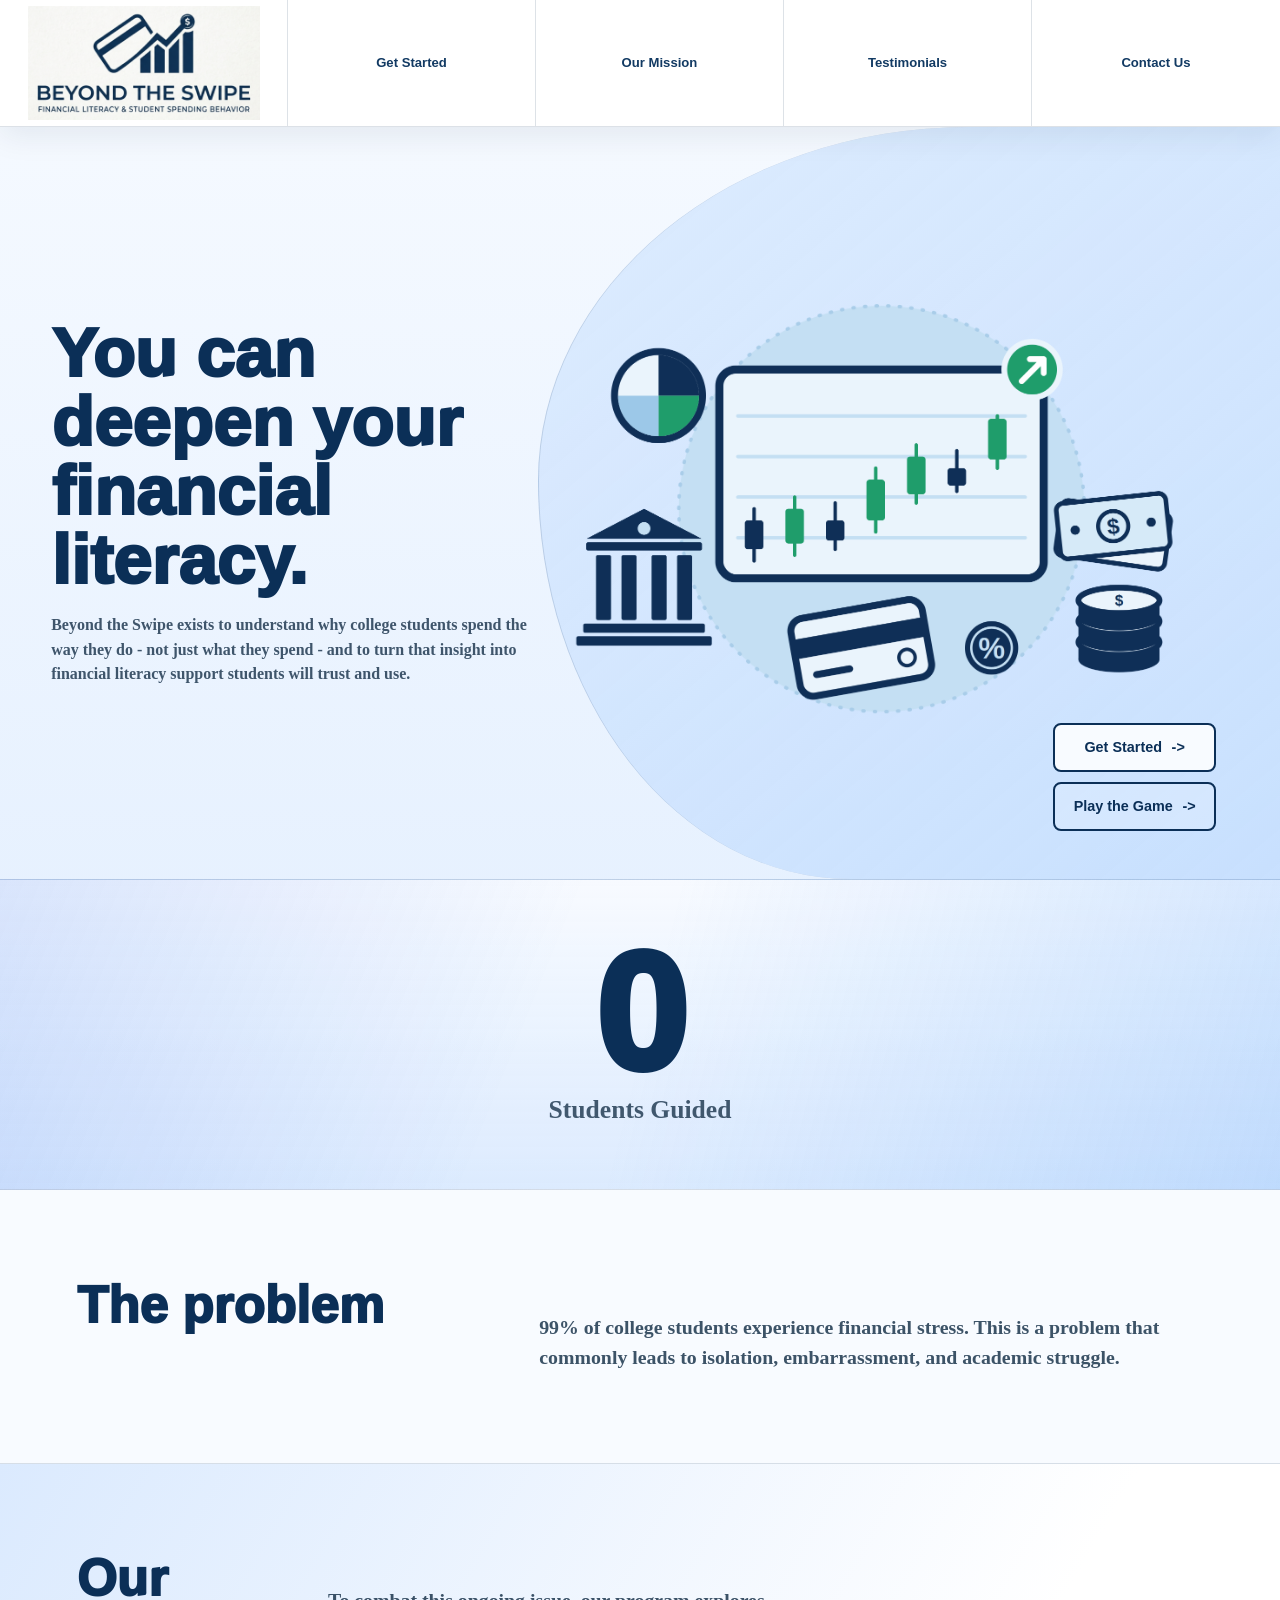
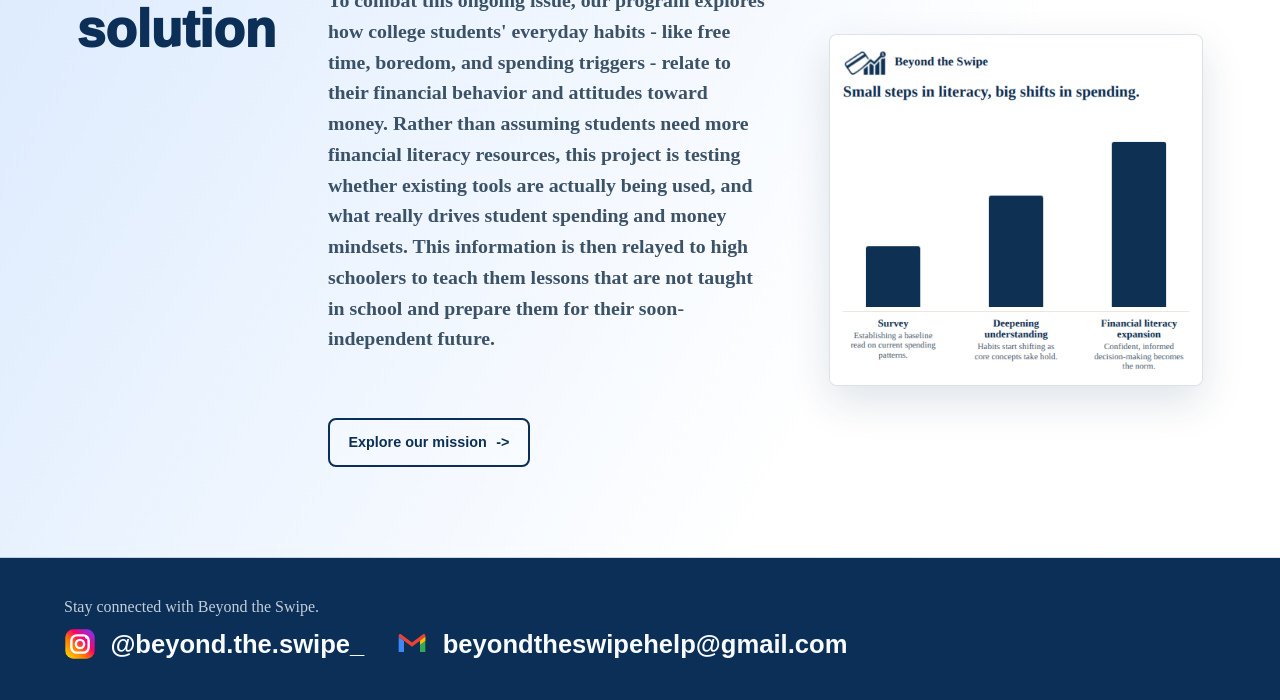
<file: index.html>
<!doctype html>
<html lang="en">
  <head>
    <meta charset="utf-8" />
    <meta name="viewport" content="width=device-width, initial-scale=1" />
    <title>Beyond the Swipe</title>
    <meta
      name="description"
      content="Understanding student spending behavior and turning that insight into financial literacy support students will trust and use."
    />
    <meta property="og:title" content="Beyond the Swipe" />
    <meta
      property="og:description"
      content="Understanding student spending behavior and turning that insight into financial literacy support students will trust and use."
    />
    <meta property="og:type" content="website" />
    <meta name="twitter:card" content="summary" />
    <meta name="twitter:title" content="Beyond the Swipe" />
    <meta
      name="twitter:description"
      content="Understanding student spending behavior and turning that insight into financial literacy support students will trust and use."
    />
    <link rel="icon" href="images/logo.png" />
    <link rel="stylesheet" href="styles.css?v=money-rising" />
  </head>
  <body>
    <header class="site-header">
      <a class="brand" href="index.html" aria-label="Beyond the Swipe home">
        <img
          src="images/logo-header.png"
          alt="Beyond the Swipe"
          width="1016"
          height="496"
        />
      </a>
      <nav class="main-nav" aria-label="Primary navigation">
        <a href="get-started.html">Get Started</a>
        <a href="mission.html">Our Mission</a>
        <a href="testimonials.html">Testimonials</a>
        <a href="contact.html">Contact Us</a>
      </nav>
    </header>

    <main id="top">
      <section class="hero-section" id="get-started">
        <div class="hero-copy">
          <h1>You can deepen your financial literacy.</h1>
          <p class="hero-intro">
            Beyond the Swipe exists to understand why college students spend
            the way they do - not just what they spend - and to turn that insight
            into financial literacy support students will trust and use.
          </p>
        </div>

        <div class="hero-visual">
          <img
            class="home-finance-graphic"
            src="images/home-finance-graphic.png"
            alt="Financial chart surrounded by banking, credit, cash, savings, and interest symbols"
            width="1600"
            height="1067"
          />
        </div>

        <div class="hero-actions">
          <a class="cta-button hero-cta" href="get-started.html">Get Started <span aria-hidden="true">-&gt;</span></a>
          <a class="outline-button" href="game.html">Play the Game <span aria-hidden="true">-&gt;</span></a>
        </div>
      </section>

      <section class="impact-section" id="mission">
        <div class="impact-number" data-students-guided aria-live="polite">0</div>
        <p>Students Guided</p>
      </section>

      <section class="story-section problem-section">
        <div>
          <h2>The problem</h2>
        </div>
        <p>
          99% of college students experience financial stress. This is a problem
          that commonly leads to isolation, embarrassment, and academic struggle.
        </p>
      </section>

      <section class="story-section solution-section">
        <div>
          <h2>Our solution</h2>
        </div>
        <p>
          To combat this ongoing issue, our program explores how college
          students' everyday habits - like free time, boredom, and spending
          triggers - relate to their financial behavior and attitudes toward
          money. Rather than assuming students need more financial literacy
          resources, this project is testing whether existing tools are actually
          being used, and what really drives student spending and money mindsets.
          This information is then relayed to high schoolers to teach them lessons
          that are not taught in school and prepare them for their soon-independent
          future.
        </p>
        <img
          class="solution-graphic"
          src="images/literacy-steps.png"
          alt="Small steps in literacy, big shifts in spending: survey, deepening understanding, and financial literacy expansion"
          width="478"
          height="449"
        />
        <a class="outline-button" href="mission.html">
          Explore our mission <span aria-hidden="true">-&gt;</span>
        </a>
      </section>
    </main>

    <footer class="site-footer">
      <p>Stay connected with Beyond the Swipe.</p>
      <div class="footer-links">
        <a href="https://www.instagram.com/beyond.the.swipe_">@beyond.the.swipe_</a>
        <a href="mailto:beyondtheswipehelp@gmail.com">beyondtheswipehelp@gmail.com</a>
      </div>
    </footer>
    <script src="site-stats.js?v=visit-counter"></script>
  </body>
</html>
</file>
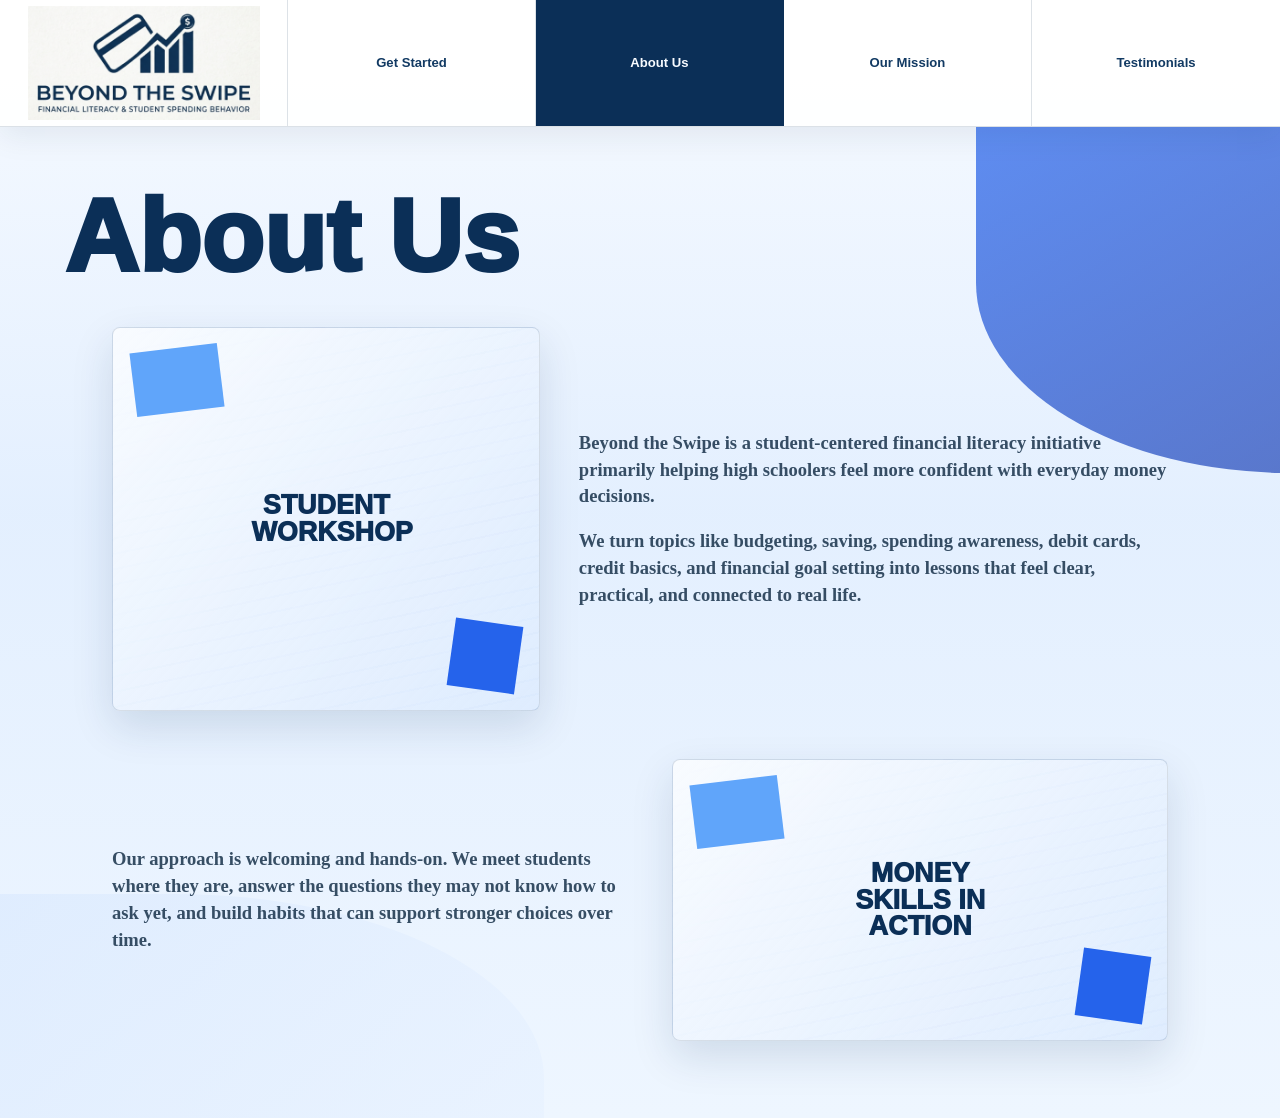
<file: about.html>
<!doctype html>
<html lang="en">
  <head>
    <meta charset="utf-8" />
    <meta name="viewport" content="width=device-width, initial-scale=1" />
    <title>About Us | Beyond the Swipe</title>
    <meta
      name="description"
      content="Learn about Beyond the Swipe and how we make financial literacy approachable primarily for high schoolers."
    />
    <meta property="og:title" content="About Us | Beyond the Swipe" />
    <meta
      property="og:description"
      content="Learn about Beyond the Swipe and how we make financial literacy approachable primarily for high schoolers."
    />
    <meta property="og:type" content="website" />
    <meta name="twitter:card" content="summary" />
    <meta name="twitter:title" content="About Us | Beyond the Swipe" />
    <meta
      name="twitter:description"
      content="Learn about Beyond the Swipe and how we make financial literacy approachable primarily for high schoolers."
    />
    <link rel="icon" href="images/logo.png" />
    <link rel="stylesheet" href="styles.css?v=mobile-polish" />
  </head>
  <body>
    <header class="site-header">
      <a class="brand" href="index.html" aria-label="Beyond the Swipe home">
        <img
          src="images/logo-header.png"
          alt="Beyond the Swipe"
          width="1016"
          height="496"
        />
      </a>
      <nav class="main-nav" aria-label="Primary navigation">
        <a href="get-started.html">Get Started</a>
        <a class="active" href="about.html" aria-current="page">About Us</a>
        <a href="mission.html">Our Mission</a>
        <a href="testimonials.html">Testimonials</a>
      </nav>
    </header>

    <main class="info-page about-page" id="top">
      <section class="info-hero">
        <h1>About Us</h1>
        <div class="info-grid info-grid-primary">
          <div
            class="info-image info-image-tall"
            role="img"
            aria-label="Students learning practical financial skills"
          >
            <span>Student workshop</span>
          </div>
          <div class="info-copy">
            <p>
              Beyond the Swipe is a student-centered financial literacy
              initiative primarily helping high schoolers feel more confident
              with everyday money decisions.
            </p>
            <p>
              We turn topics like budgeting, saving, spending awareness, debit
              cards, credit basics, and financial goal setting into lessons that
              feel clear, practical, and connected to real life.
            </p>
          </div>
        </div>

        <div class="info-grid info-grid-secondary">
          <div class="info-copy">
            <p>
              Our approach is welcoming and hands-on. We meet students where
              they are, answer the questions they may not know how to ask yet,
              and build habits that can support stronger choices over time.
            </p>
          </div>
          <div
            class="info-image info-image-wide"
            role="img"
            aria-label="Financial literacy lesson materials"
          >
            <span>Money skills in action</span>
          </div>
        </div>
      </section>
    </main>
    <script src="site-stats.js?v=visit-counter"></script>
  </body>
</html>
</file>
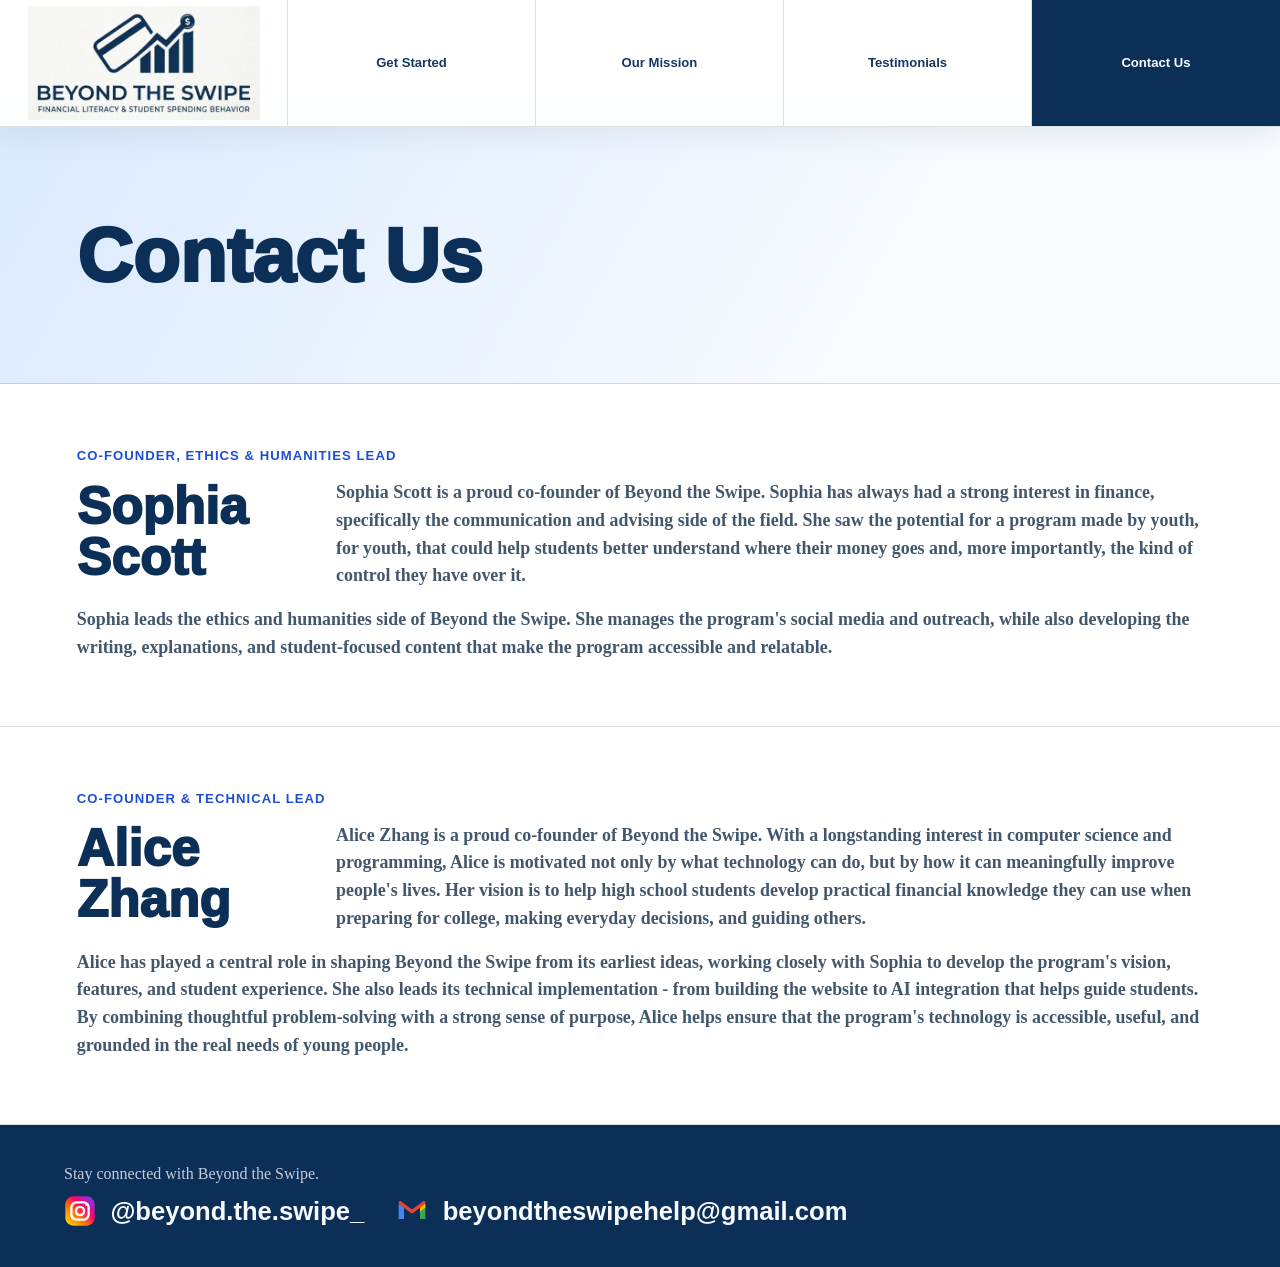
<file: contact.html>
<!doctype html>
<html lang="en">
  <head>
    <meta charset="utf-8" />
    <meta name="viewport" content="width=device-width, initial-scale=1" />
    <title>Contact Us | Beyond the Swipe</title>
    <meta
      name="description"
      content="Meet the founders of Beyond the Swipe and get in touch about financial literacy workshops for high school students."
    />
    <link rel="icon" href="images/logo.png" />
    <link rel="stylesheet" href="styles.css?v=mobile-polish" />
  </head>
  <body>
    <header class="site-header">
      <a class="brand" href="index.html" aria-label="Beyond the Swipe home">
        <img src="images/logo-header.png" alt="Beyond the Swipe" width="1016" height="496" />
      </a>
      <nav class="main-nav" aria-label="Primary navigation">
        <a href="get-started.html">Get Started</a>
        <a href="mission.html">Our Mission</a>
        <a href="testimonials.html">Testimonials</a>
        <a class="active" href="contact.html" aria-current="page">Contact Us</a>
      </nav>
    </header>

    <main class="contact-page" id="top">
      <section class="contact-intro">
        <h1>Contact Us</h1>
      </section>

      <section class="contact-founders" aria-label="Our founders">
        <article class="contact-founder">
          <div>
            <p class="founder-role">Co-Founder, Ethics &amp; Humanities Lead</p>
            <h2>Sophia Scott</h2>
            <div class="founder-bio">
              <p>
                Sophia Scott is a proud co-founder of Beyond the Swipe. Sophia has
                always had a strong interest in finance, specifically the
                communication and advising side of the field. She saw the potential
                for a program made by youth, for youth, that could help students
                better understand where their money goes and, more importantly, the
                kind of control they have over it.
              </p>
              <p>
                Sophia leads the ethics and humanities side of Beyond the Swipe. She
                manages the program's social media and outreach, while also
                developing the writing, explanations, and student-focused content
                that make the program accessible and relatable.
              </p>
            </div>
          </div>
        </article>

        <article class="contact-founder">
          <div>
            <p class="founder-role">Co-Founder &amp; Technical Lead</p>
            <h2>Alice Zhang</h2>
            <div class="founder-bio">
              <p>
                Alice Zhang is a proud co-founder of Beyond the Swipe. With a
                longstanding interest in computer science and programming, Alice
                is motivated not only by
                what technology can do, but by how it can meaningfully improve
                people's lives. Her vision is to help high school students develop
                practical financial knowledge they can use when preparing for
                college, making everyday decisions, and guiding others.
              </p>
              <p>
                Alice has played a central role in shaping Beyond the Swipe from its
                earliest ideas, working closely with Sophia to develop the program's
                vision, features, and student experience. She also leads its
                technical implementation - from building the website to AI
                integration that helps guide students. By combining thoughtful
                problem-solving with a strong sense of purpose, Alice helps ensure
                that the program's technology is accessible, useful, and grounded
                in the real needs of young people.
              </p>
            </div>
          </div>
        </article>
      </section>
    </main>

    <footer class="site-footer">
      <p>Stay connected with Beyond the Swipe.</p>
      <div class="footer-links">
        <a href="https://www.instagram.com/beyond.the.swipe_">@beyond.the.swipe_</a>
        <a href="mailto:beyondtheswipehelp@gmail.com">beyondtheswipehelp@gmail.com</a>
      </div>
    </footer>
    <script src="site-stats.js?v=visit-counter"></script>
  </body>
</html>
</file>
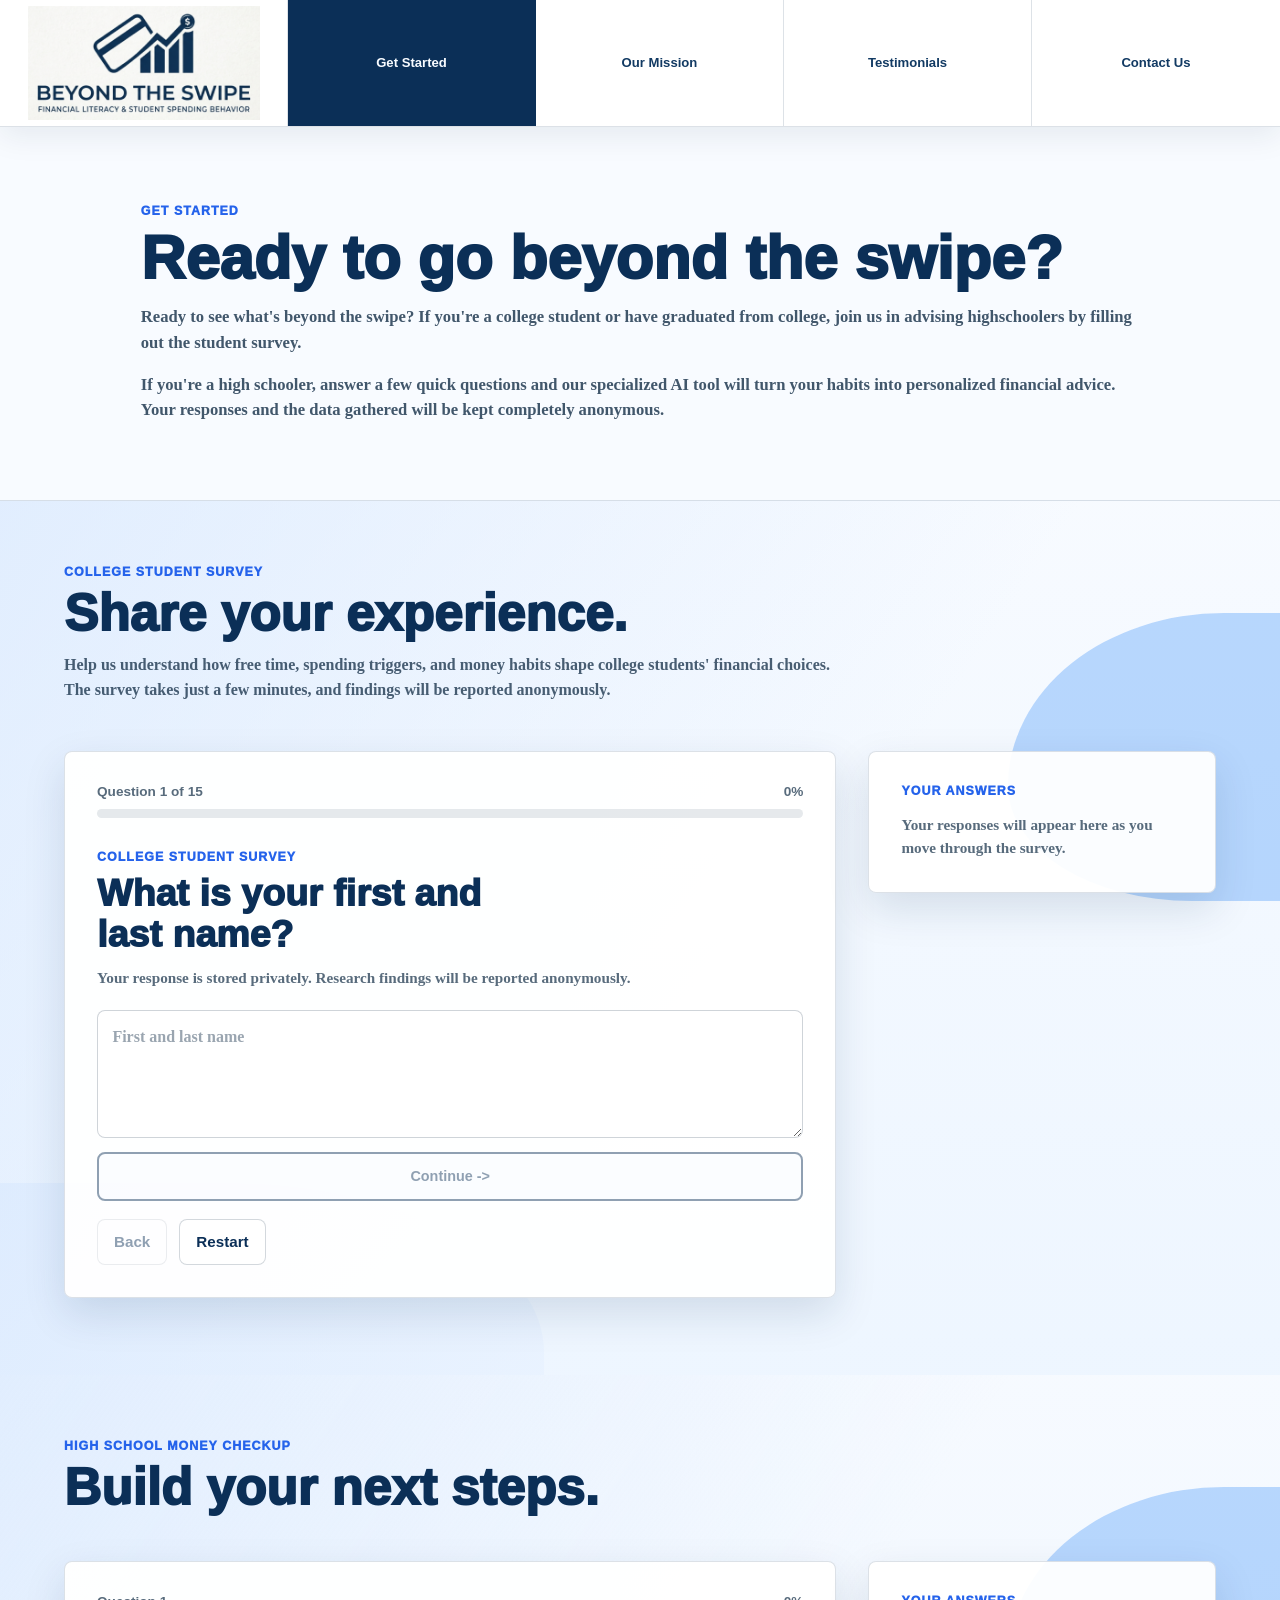
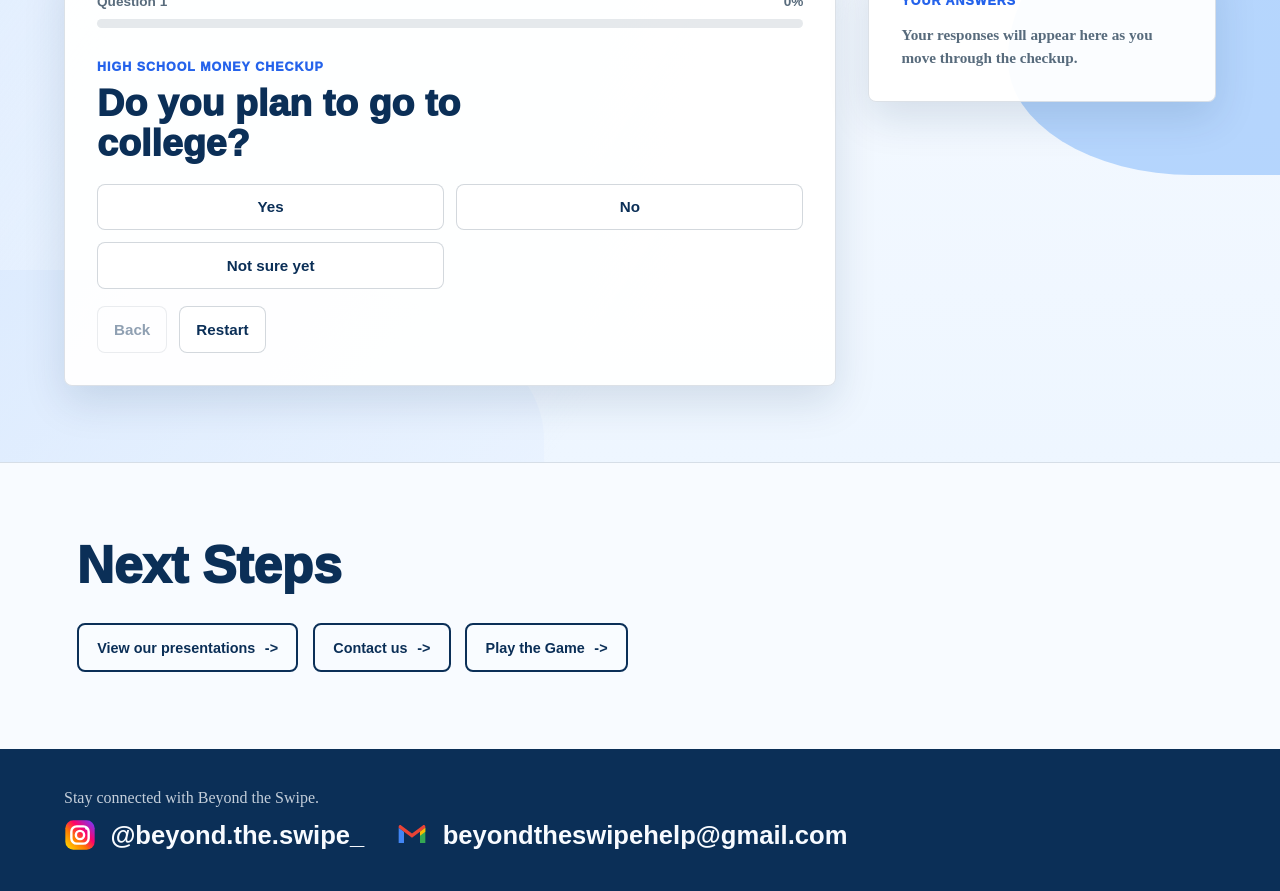
<file: get-started.html>
<!doctype html>
<html lang="en">
  <head>
    <meta charset="utf-8" />
    <meta name="viewport" content="width=device-width, initial-scale=1" />
    <title>Get Started | Beyond the Swipe</title>
    <meta
      name="description"
      content="Answer a few high-school-focused questions and get personalized financial literacy suggestions from Beyond the Swipe."
    />
    <meta property="og:title" content="Get Started | Beyond the Swipe" />
    <meta
      property="og:description"
      content="Answer a few high-school-focused questions and get personalized financial literacy suggestions from Beyond the Swipe."
    />
    <meta property="og:type" content="website" />
    <meta name="twitter:card" content="summary" />
    <meta name="twitter:title" content="Get Started | Beyond the Swipe" />
    <meta
      name="twitter:description"
      content="Answer a few high-school-focused questions and get personalized financial literacy suggestions from Beyond the Swipe."
    />
    <link rel="icon" href="images/logo.png" />
    <link rel="stylesheet" href="styles.css?v=money-rising" />
  </head>
  <body>
    <header class="site-header">
      <a class="brand" href="index.html" aria-label="Beyond the Swipe home">
        <img
          src="images/logo-header.png"
          alt="Beyond the Swipe"
          width="1016"
          height="496"
        />
      </a>
      <nav class="main-nav" aria-label="Primary navigation">
        <a class="active" href="get-started.html" aria-current="page">
          Get Started
        </a>
        <a href="mission.html">Our Mission</a>
        <a href="testimonials.html">Testimonials</a>
        <a href="contact.html">Contact Us</a>
      </nav>
    </header>

    <main class="advisor-page" id="top">
      <section class="get-started-hero">
        <div class="advisor-intro">
          <p class="advisor-kicker">Get Started</p>
          <h1>Ready to go beyond the swipe?</h1>
          <p>
            Ready to see what's beyond the swipe? If you're a college student
            or have graduated from college, join us in advising highschoolers
            by filling out the student survey.
          </p>
          <p>
            If you're a high schooler, answer a few quick questions and our
            specialized AI tool will turn your habits into personalized
            financial advice. Your responses and the data gathered will be kept
            <strong>completely anonymous.</strong>
          </p>
        </div>
      </section>

      <section class="advisor-hero college-survey-section" aria-labelledby="college-survey-heading">
        <div class="survey-heading">
          <p class="advisor-kicker">College student survey</p>
          <h2 id="college-survey-heading">Share your experience.</h2>
          <p class="survey-description">
            Help us understand how free time, spending triggers, and money habits
            shape college students' financial choices. The survey takes just a
            few minutes, and findings will be reported anonymously.
          </p>
        </div>
        <div class="advisor-shell college-survey-shell" data-college-survey>
          <section class="advisor-card" aria-live="polite">
            <div class="advisor-progress-row">
              <span id="college-progress-label">Question 1 of 15</span>
              <span id="college-progress-value">0%</span>
            </div>
            <div class="progress-track" aria-hidden="true">
              <div class="progress-bar" id="college-progress-bar"></div>
            </div>
            <div id="college-survey-stage">
              <p class="empty-state">Loading the college student survey...</p>
            </div>
          </section>

          <aside class="answer-card">
            <p class="advisor-kicker">Your answers</p>
            <div id="college-survey-answers">
              <p class="empty-state">Your responses will appear here as you move through the survey.</p>
            </div>
          </aside>
        </div>
      </section>

      <section class="advisor-hero" id="questionnaire">
        <div class="survey-heading">
          <p class="advisor-kicker">High school money checkup</p>
          <h2>Build your next steps.</h2>
        </div>
        <div class="advisor-shell" data-advisor>
          <section class="advisor-card" aria-live="polite">
            <div class="advisor-progress-row">
              <span id="advisor-progress-label">Question 1</span>
              <span id="advisor-progress-value">0%</span>
            </div>
            <div class="progress-track" aria-hidden="true">
              <div class="progress-bar" id="advisor-progress-bar"></div>
            </div>
            <div id="advisor-stage">
              <p class="empty-state">Loading the question flow...</p>
            </div>
          </section>

          <aside class="answer-card">
            <p class="advisor-kicker">Your answers</p>
            <div id="advisor-answers">
              <p class="empty-state">
                Your responses will appear here as you move through the
                checkup.
              </p>
            </div>
          </aside>
        </div>
      </section>

      <section class="next-steps-section">
        <h2>Next Steps</h2>
        <div class="next-step-actions">
          <a class="outline-button" href="presentations.html">View our presentations <span aria-hidden="true">-&gt;</span></a>
          <a class="cta-button" href="contact.html">Contact us <span aria-hidden="true">-&gt;</span></a>
          <a class="outline-button" href="game.html">Play the Game <span aria-hidden="true">-&gt;</span></a>
        </div>
      </section>
    </main>

    <footer class="site-footer">
      <p>Stay connected with Beyond the Swipe.</p>
      <div class="footer-links">
        <a href="https://www.instagram.com/beyond.the.swipe_">@beyond.the.swipe_</a>
        <a href="mailto:beyondtheswipehelp@gmail.com">beyondtheswipehelp@gmail.com</a>
      </div>
    </footer>

    <script src="college-survey.js?v=d1-collection"></script>
    <script src="get-started.js?v=d1-high-school"></script>
    <script src="site-stats.js?v=visit-counter"></script>
  </body>
</html>
</file>
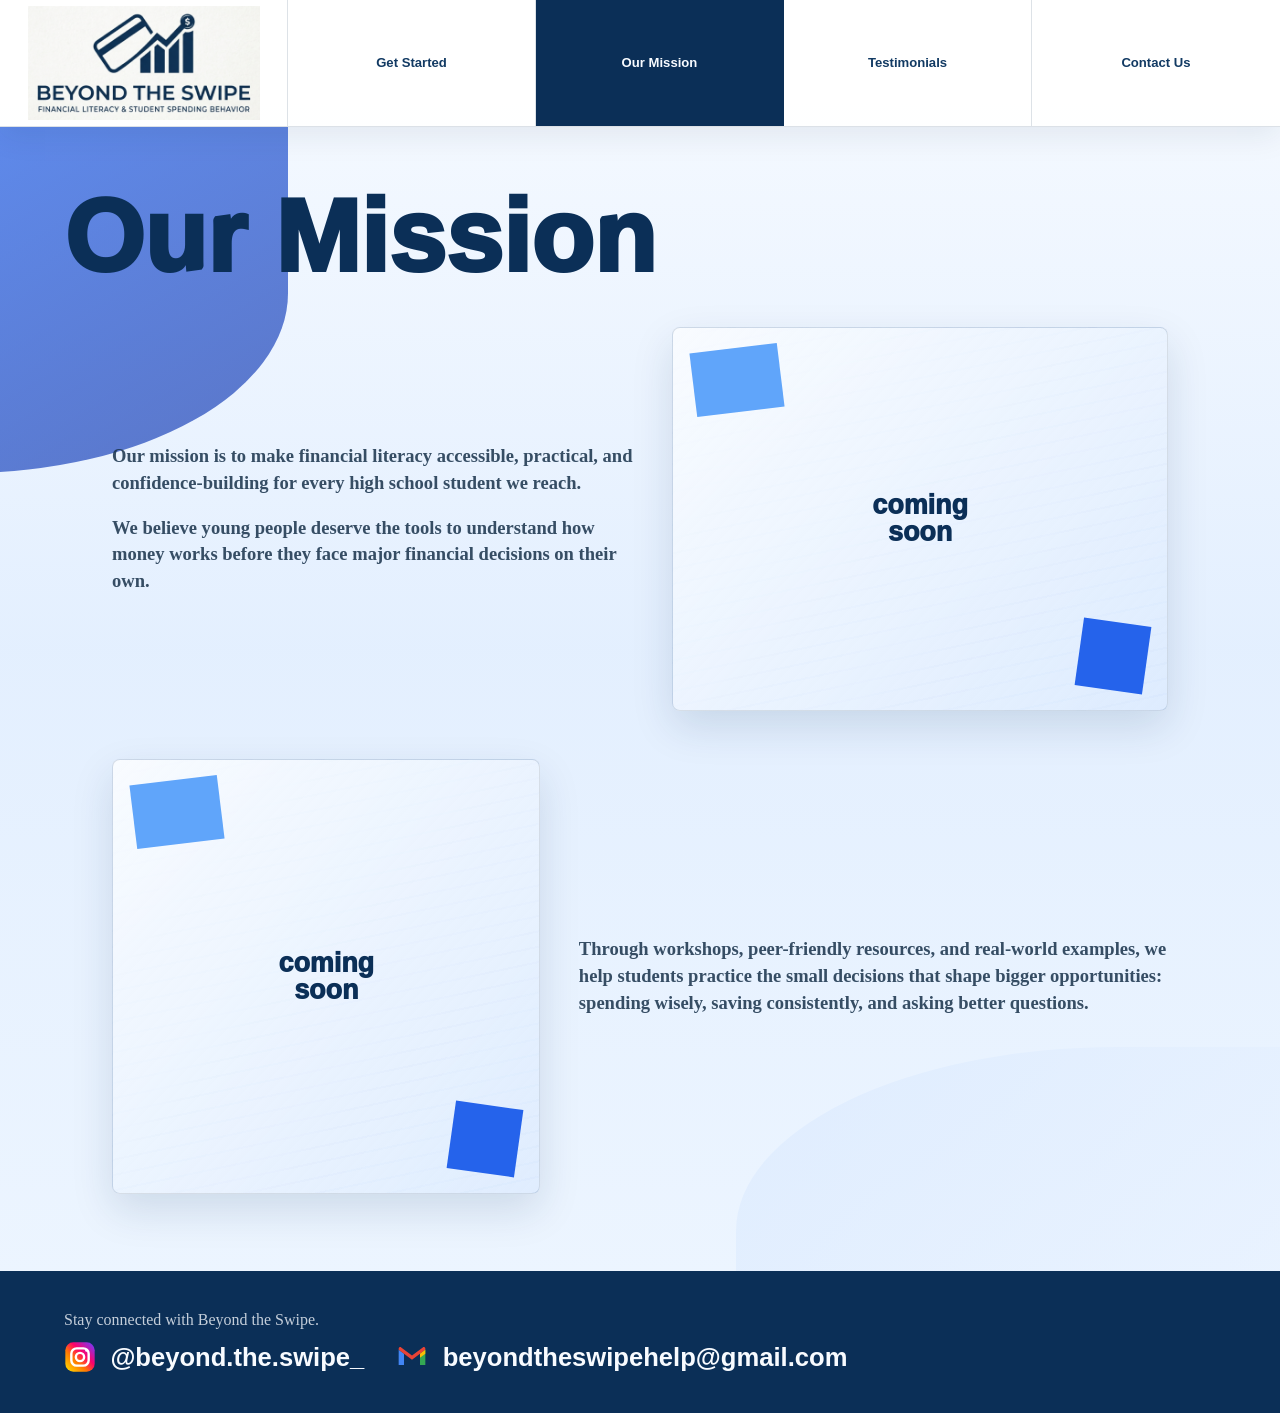
<file: mission.html>
<!doctype html>
<html lang="en">
  <head>
    <meta charset="utf-8" />
    <meta name="viewport" content="width=device-width, initial-scale=1" />
    <title>Our Mission | Beyond the Swipe</title>
    <meta
      name="description"
      content="Our mission is to make financial literacy accessible, practical, and confidence-building for high school students."
    />
    <meta property="og:title" content="Our Mission | Beyond the Swipe" />
    <meta
      property="og:description"
      content="Our mission is to make financial literacy accessible, practical, and confidence-building for high school students."
    />
    <meta property="og:type" content="website" />
    <meta name="twitter:card" content="summary" />
    <meta name="twitter:title" content="Our Mission | Beyond the Swipe" />
    <meta
      name="twitter:description"
      content="Our mission is to make financial literacy accessible, practical, and confidence-building for high school students."
    />
    <link rel="icon" href="images/logo.png" />
    <link rel="stylesheet" href="styles.css?v=mobile-polish" />
  </head>
  <body>
    <header class="site-header">
      <a class="brand" href="index.html" aria-label="Beyond the Swipe home">
        <img
          src="images/logo-header.png"
          alt="Beyond the Swipe"
          width="1016"
          height="496"
        />
      </a>
      <nav class="main-nav" aria-label="Primary navigation">
        <a href="get-started.html">Get Started</a>
        <a class="active" href="mission.html" aria-current="page">Our Mission</a>
        <a href="testimonials.html">Testimonials</a>
        <a href="contact.html">Contact Us</a>
      </nav>
    </header>

    <main class="info-page mission-page" id="top">
      <section class="info-hero">
        <h1>Our Mission</h1>
        <div class="info-grid mission-grid-primary">
          <div class="info-copy">
            <p>
              Our mission is to make financial literacy accessible, practical,
              and confidence-building for every high school student we reach.
            </p>
            <p>
              We believe young people deserve the tools to understand how money
              works before they face major financial decisions on their own.
            </p>
          </div>
          <div
            class="info-image info-image-tall"
            role="img"
            aria-label="Students discussing financial goals"
          >
            <span>coming soon</span>
          </div>
        </div>

        <div class="info-grid mission-grid-secondary">
          <div
            class="info-image info-image-large"
            role="img"
            aria-label="Financial literacy workshop activity"
          >
            <span>coming soon</span>
          </div>
          <div class="info-copy">
            <p>
              Through workshops, peer-friendly resources, and real-world
              examples, we help students practice the small decisions that shape
              bigger opportunities: spending wisely, saving consistently, and
              asking better questions.
            </p>
          </div>
        </div>
      </section>
    </main>
    <footer class="site-footer">
      <p>Stay connected with Beyond the Swipe.</p>
      <div class="footer-links">
        <a href="https://www.instagram.com/beyond.the.swipe_">@beyond.the.swipe_</a>
        <a href="mailto:beyondtheswipehelp@gmail.com">beyondtheswipehelp@gmail.com</a>
      </div>
    </footer>
    <script src="site-stats.js?v=visit-counter"></script>
  </body>
</html>
</file>
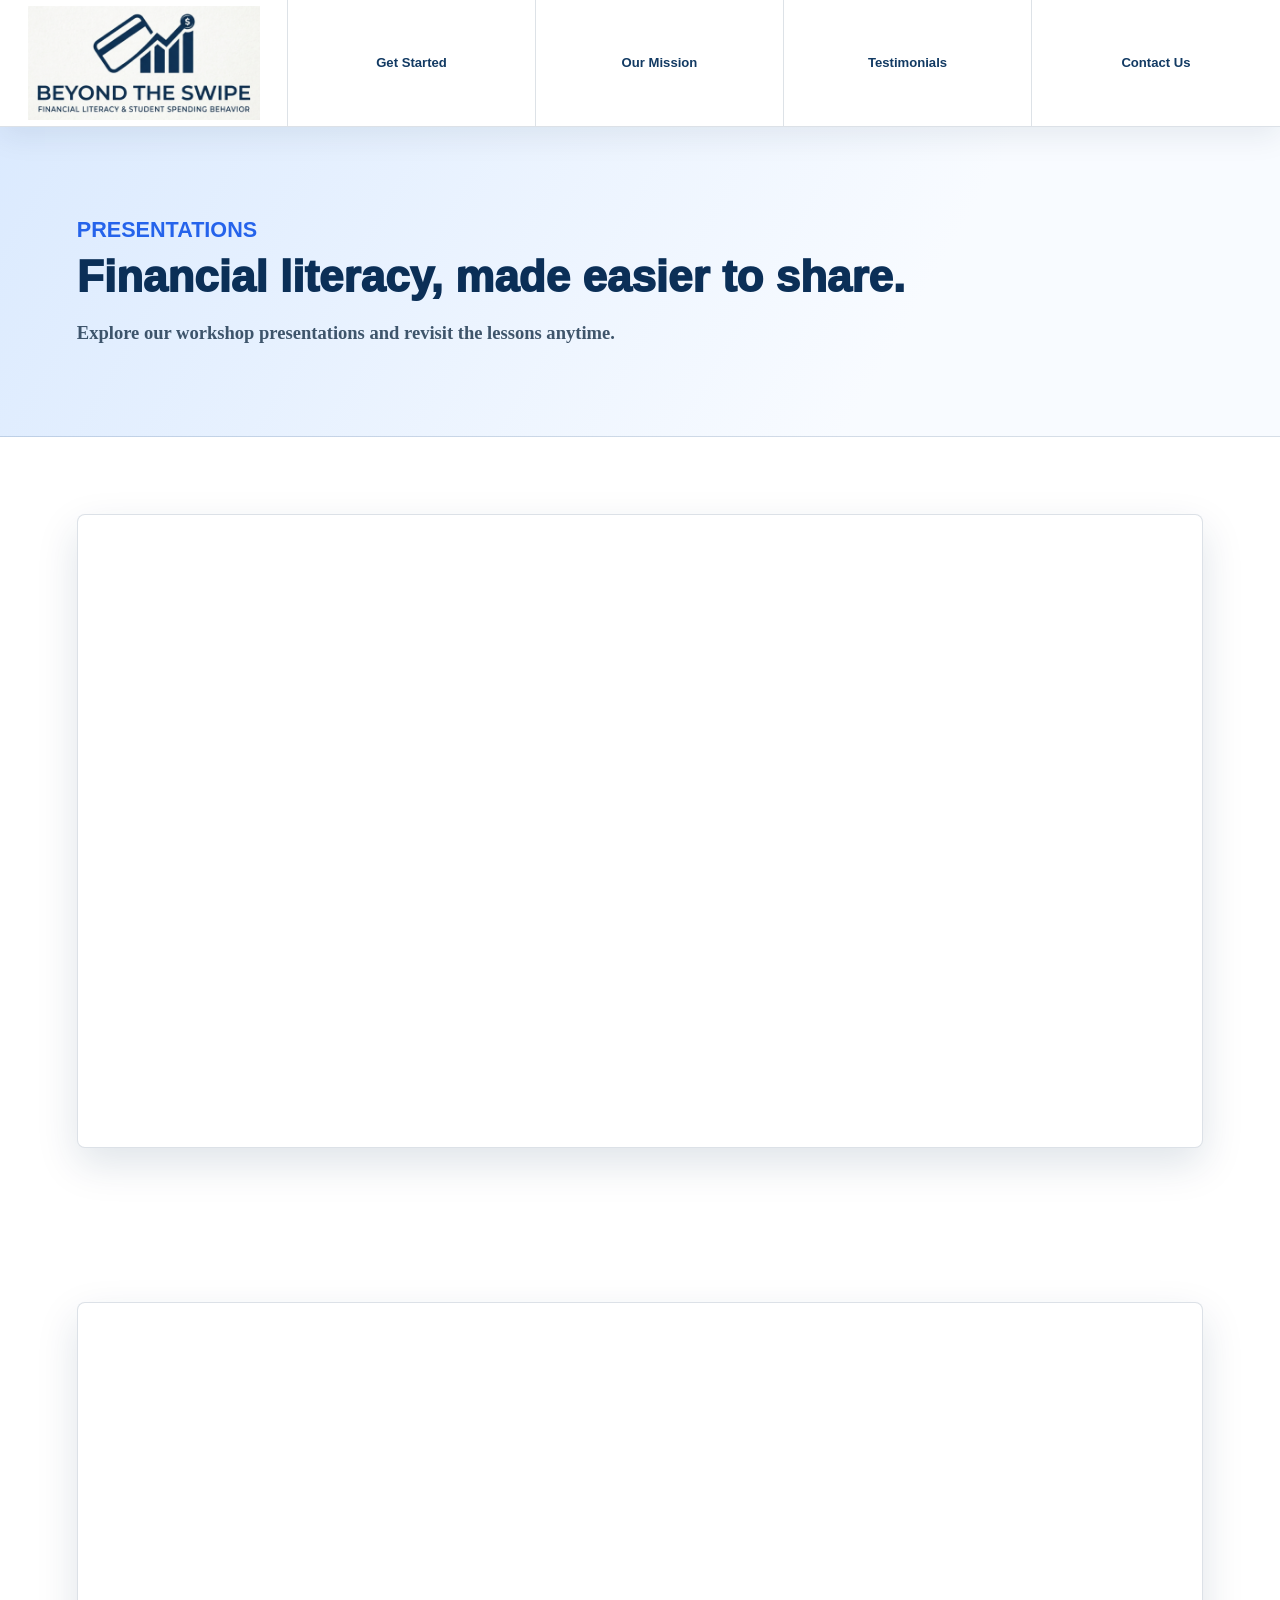
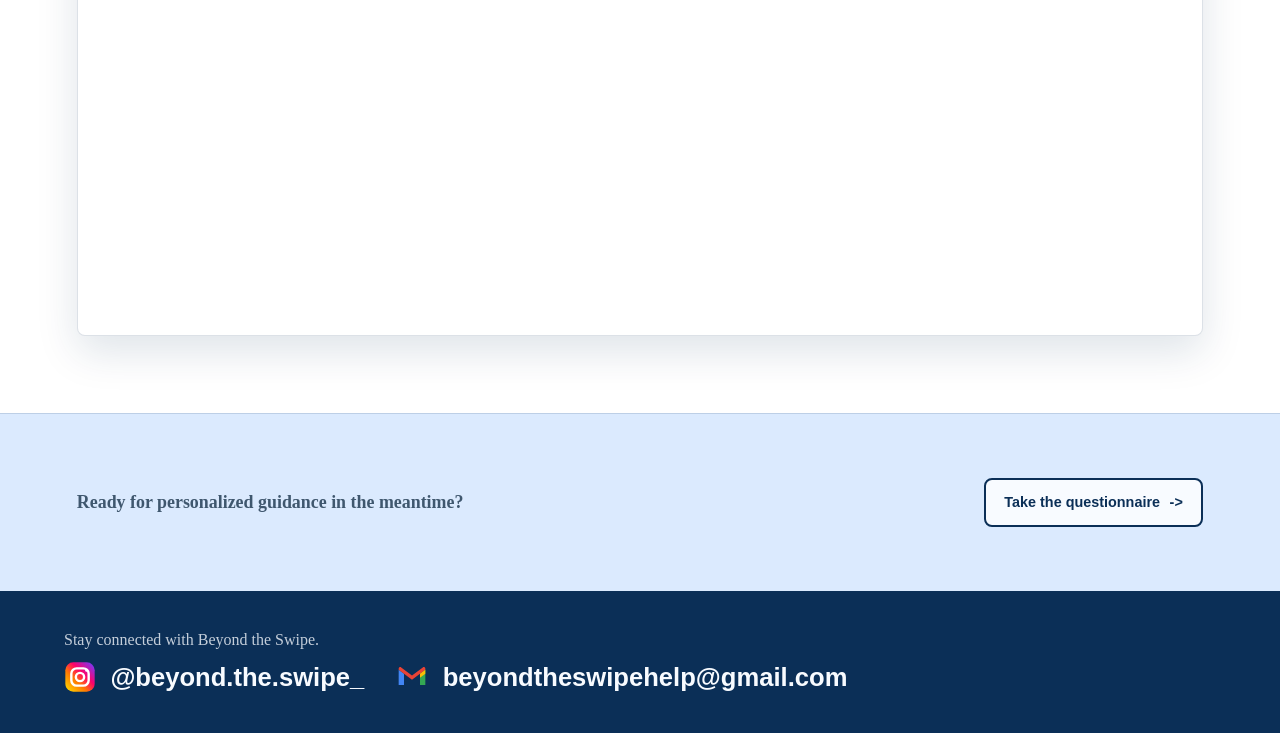
<file: presentations.html>
<!doctype html>
<html lang="en">
  <head>
    <meta charset="utf-8" />
    <meta name="viewport" content="width=device-width, initial-scale=1" />
    <title>Presentations | Beyond the Swipe</title>
    <meta
      name="description"
      content="Explore financial literacy presentations from Beyond the Swipe."
    />
    <link rel="icon" href="images/logo.png" />
    <link rel="stylesheet" href="styles.css?v=larger-presentation-label" />
  </head>
  <body>
    <header class="site-header">
      <a class="brand" href="index.html" aria-label="Beyond the Swipe home">
        <img src="images/logo-header.png" alt="Beyond the Swipe" width="1016" height="496" />
      </a>
      <nav class="main-nav" aria-label="Primary navigation">
        <a href="get-started.html">Get Started</a>
        <a href="mission.html">Our Mission</a>
        <a href="testimonials.html">Testimonials</a>
        <a href="contact.html">Contact Us</a>
      </nav>
    </header>

    <main class="presentations-page" id="top">
      <section class="presentations-intro">
        <p class="section-kicker">Presentations</p>
        <h1>Financial literacy, made easier to share.</h1>
        <p>
          Explore our workshop presentations and revisit the lessons anytime.
        </p>
      </section>

      <section class="presentation-stage" aria-label="Beyond the Swipe presentation">
        <div class="embedded-frame presentation-frame">
          <iframe
            class="presentation-embed"
            src="https://docs.google.com/presentation/d/1leHc2LhfCoTmcD938PuLyir5hkb7WTHHEiz30DiSahE/embed?start=false&amp;loop=false&amp;delayms=3000&amp;slide=id.g3fbb67d3bee_2_2"
            title="Beyond the Swipe financial literacy presentation"
            loading="lazy"
            allowfullscreen
          ></iframe>
        </div>
      </section>

      <section class="presentation-stage" aria-label="Beyond the Swipe second presentation">
        <div class="embedded-frame presentation-frame">
          <iframe
            class="presentation-embed"
            src="https://docs.google.com/presentation/d/1G2hmn9U7tJk7aaYjNwxPAED9jrnEnyWS-RvnA0S2vyo/embed?start=false&amp;loop=false&amp;delayms=3000&amp;slide=id.p1"
            title="Beyond the Swipe second presentation"
            loading="lazy"
            allowfullscreen
          ></iframe>
        </div>
      </section>

      <section class="presentation-next-step">
        <p>Ready for personalized guidance in the meantime?</p>
        <a class="cta-button" href="get-started.html">Take the questionnaire <span aria-hidden="true">-&gt;</span></a>
      </section>
    </main>

    <footer class="site-footer">
      <p>Stay connected with Beyond the Swipe.</p>
      <div class="footer-links">
        <a href="https://www.instagram.com/beyond.the.swipe_">@beyond.the.swipe_</a>
        <a href="mailto:beyondtheswipehelp@gmail.com">beyondtheswipehelp@gmail.com</a>
      </div>
    </footer>
    <script src="site-stats.js?v=visit-counter"></script>
  </body>
</html>
</file>
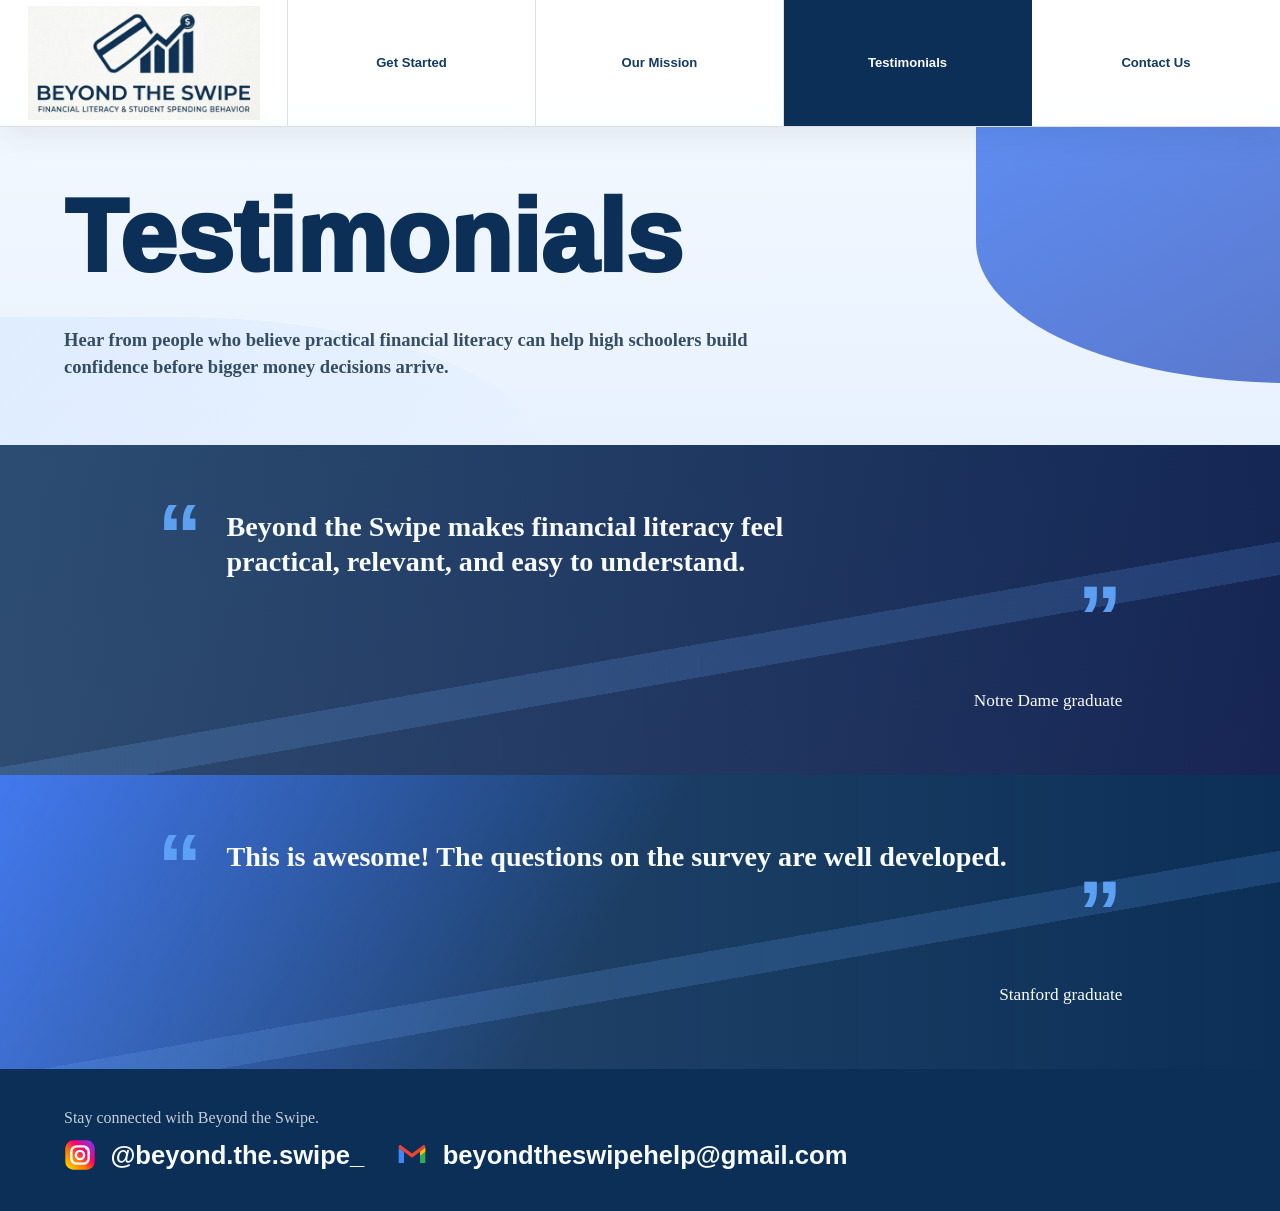
<file: testimonials.html>
<!doctype html>
<html lang="en">
  <head>
    <meta charset="utf-8" />
    <meta name="viewport" content="width=device-width, initial-scale=1" />
    <title>Testimonials | Beyond the Swipe</title>
    <meta
      name="description"
      content="Read testimonials about Beyond the Swipe and the value of practical financial literacy for high schoolers."
    />
    <meta property="og:title" content="Testimonials | Beyond the Swipe" />
    <meta
      property="og:description"
      content="Read testimonials about Beyond the Swipe and the value of practical financial literacy for high schoolers."
    />
    <meta property="og:type" content="website" />
    <meta name="twitter:card" content="summary" />
    <meta name="twitter:title" content="Testimonials | Beyond the Swipe" />
    <meta
      name="twitter:description"
      content="Read testimonials about Beyond the Swipe and the value of practical financial literacy for high schoolers."
    />
    <link rel="icon" href="images/logo.png" />
    <link rel="stylesheet" href="styles.css?v=mobile-polish" />
  </head>
  <body>
    <header class="site-header">
      <a class="brand" href="index.html" aria-label="Beyond the Swipe home">
        <img
          src="images/logo-header.png"
          alt="Beyond the Swipe"
          width="1016"
          height="496"
        />
      </a>
      <nav class="main-nav" aria-label="Primary navigation">
        <a href="get-started.html">Get Started</a>
        <a href="mission.html">Our Mission</a>
        <a class="active" href="testimonials.html" aria-current="page">
          Testimonials
        </a>
        <a href="contact.html">Contact Us</a>
      </nav>
    </header>

    <main class="testimonials-page" id="top">
      <section class="info-hero testimonials-hero">
        <h1>Testimonials</h1>
        <div class="info-copy testimonials-intro">
          <p>
            Hear from people who believe practical financial literacy can help
            high schoolers build confidence before bigger money decisions
            arrive.
          </p>
        </div>
      </section>

      <section class="quote-section quote-one">
        <div class="quote-mark" aria-hidden="true">&ldquo;</div>
        <blockquote>
          <p>
            Beyond the Swipe makes financial literacy feel practical, relevant,
            and easy to understand.
          </p>
          <div class="quote-mark quote-close" aria-hidden="true">&rdquo;</div>
          <cite>
            Notre Dame graduate
          </cite>
        </blockquote>
      </section>

      <section class="quote-section quote-two">
        <div class="quote-mark" aria-hidden="true">&ldquo;</div>
        <blockquote>
          <p>
            This is awesome! The questions on the survey are well developed.
          </p>
          <div class="quote-mark quote-close" aria-hidden="true">&rdquo;</div>
          <cite>
            Stanford graduate
          </cite>
        </blockquote>
      </section>
    </main>
    <footer class="site-footer">
      <p>Stay connected with Beyond the Swipe.</p>
      <div class="footer-links">
        <a href="https://www.instagram.com/beyond.the.swipe_">@beyond.the.swipe_</a>
        <a href="mailto:beyondtheswipehelp@gmail.com">beyondtheswipehelp@gmail.com</a>
      </div>
    </footer>
    <script src="site-stats.js?v=visit-counter"></script>
  </body>
</html>
</file>
<file: styles.css>
:root {
  --background: #eef6ff;
  --foreground: #123a63;
  --ink: #0b2f57;
  --navy: #0b2f57;
  --teal: #2563eb;
  --sky: #dbeafe;
  --mint: #eaf3ff;
  --paper: #f8fbff;
  --gold: #60a5fa;
  --coral: #1d4ed8;
  --plum: #172554;
  --line: rgba(11, 47, 87, 0.14);
  --shadow: rgba(11, 47, 87, 0.13);
  --font-title: "Helvetica Neue", Helvetica, Arial, sans-serif;
  --font-subtext: "Times New Roman", Times, serif;
}

* {
  box-sizing: border-box;
}

html {
  overflow-x: hidden;
  scroll-behavior: smooth;
}

html,
body {
  min-height: 100%;
}

body {
  background:
    linear-gradient(180deg, rgba(248, 251, 255, 0.9), rgba(219, 234, 254, 0.56) 46%, rgba(238, 246, 255, 0.96)),
    var(--background);
  color: var(--foreground);
  font-family: var(--font-subtext);
  margin: 0;
  overflow-x: hidden;
}

a {
  color: inherit;
  text-decoration: none;
}

img {
  max-width: 100%;
}

.site-header {
  align-items: stretch;
  background: rgba(255, 255, 255, 0.96);
  border-bottom: 1px solid var(--line);
  box-shadow: 0 0.65rem 1.8rem rgba(16, 42, 67, 0.08);
  display: grid;
  grid-template-columns: minmax(12rem, 18rem) 1fr;
  min-height: 6.6rem;
  position: sticky;
  top: 0;
  z-index: 20;
}

.brand {
  align-items: center;
  border-right: 1px solid var(--line);
  display: flex;
  justify-content: center;
  padding: 0.4rem clamp(0.8rem, 2vw, 1.4rem);
}

.brand img {
  display: block;
  height: auto;
  object-fit: contain;
  width: min(100%, 14.5rem);
}

.main-nav {
  display: grid;
  grid-template-columns: repeat(4, minmax(0, 1fr));
  min-width: 0;
}

.main-nav a {
  align-items: center;
  border-right: 1px solid var(--line);
  display: flex;
  font-size: clamp(0.82rem, 0.95vw, 1rem);
  font-weight: 780;
  justify-content: center;
  line-height: 1.1;
  min-width: 0;
  padding: 0.75rem 0.65rem;
  text-align: center;
  transition:
    background-color 180ms ease,
    color 180ms ease;
}

.main-nav a:last-child {
  border-right: 0;
}

.main-nav a:hover,
.main-nav a:focus-visible,
.main-nav a.active,
.main-nav a[aria-current="page"] {
  background: var(--navy);
  color: var(--paper);
  outline: none;
}

.hero-section {
  align-items: center;
  display: grid;
  grid-template-columns: minmax(0, 1fr) minmax(17rem, 0.85fr);
  min-height: calc(100svh - 6.6rem);
  overflow: hidden;
  padding: clamp(2.25rem, 6vw, 5rem) clamp(1.25rem, 4vw, 4rem);
  position: relative;
}

.hero-section::before {
  background: linear-gradient(140deg, rgba(219, 234, 254, 0.94), rgba(191, 219, 254, 0.78));
  border-left: 1px solid var(--line);
  border-radius: 58% 0 0 42% / 47% 0 0 53%;
  content: "";
  inset: 0 0 0 45%;
  position: absolute;
  z-index: -2;
}

.hero-section::after {
  background: var(--gold);
  border-radius: 55% 0 0 45% / 58% 0 0 42%;
  bottom: -8rem;
  content: "";
  height: 17rem;
  position: absolute;
  right: -6rem;
  opacity: 0.56;
  width: min(34vw, 25rem);
  z-index: -1;
}

.hero-copy {
  max-width: 42rem;
  min-width: 0;
  position: relative;
  z-index: 1;
}

.founder-role {
  color: var(--coral);
  font-size: 0.82rem;
  font-weight: 900;
  letter-spacing: 0.08em;
  margin: 0 0 1rem;
  text-transform: uppercase;
}

.hero-copy h1 {
  color: var(--ink);
  font-size: clamp(2.3rem, 5.4vw, 4.85rem);
  font-weight: 950;
  line-height: 1;
  margin: 0;
  max-width: 12ch;
  text-wrap: balance;
}

.hero-intro {
  color: rgba(24, 50, 74, 0.82);
  font-size: clamp(0.98rem, 1.25vw, 1.12rem);
  font-weight: 700;
  line-height: 1.55;
  margin: 1.1rem 0 0;
  max-width: 34rem;
  overflow-wrap: break-word;
}

.hero-visual {
  align-items: center;
  display: flex;
  justify-content: center;
  min-height: 22rem;
  position: relative;
}

.visual-window {
  background:
    linear-gradient(135deg, rgba(248, 251, 255, 0.98), rgba(219, 234, 254, 0.7)),
    repeating-linear-gradient(
      -14deg,
      rgba(37, 99, 235, 0.07) 0,
      rgba(37, 99, 235, 0.07) 2px,
      transparent 2px,
      transparent 14px
    );
  border: 1px solid var(--line);
  border-radius: 8px;
  box-shadow: 0 1.2rem 3rem var(--shadow);
  display: grid;
  gap: 0.8rem;
  min-height: clamp(13rem, 27vw, 20rem);
  padding: clamp(1rem, 2.2vw, 1.8rem);
  place-content: center;
  position: relative;
  width: min(100%, 29rem);
}

.visual-window::before {
  background: var(--gold);
  border: 1px solid rgba(16, 42, 67, 0.12);
  border-radius: 6px;
  content: "";
  height: 4.3rem;
  left: 1.2rem;
  position: absolute;
  top: 1.2rem;
  transform: rotate(-8deg);
  width: 6.25rem;
}

.visual-window::after {
  background: var(--teal);
  border: 1px solid rgba(16, 42, 67, 0.12);
  border-radius: 6px;
  bottom: 1.2rem;
  content: "";
  height: 5rem;
  position: absolute;
  right: 1.2rem;
  transform: rotate(7deg);
  width: 5rem;
}

.visual-window span,
.visual-window strong {
  position: relative;
  text-align: center;
  z-index: 1;
}

.visual-window span {
  color: var(--coral);
  font-size: 0.82rem;
  font-weight: 900;
  letter-spacing: 0.08em;
  text-transform: uppercase;
}

.visual-window strong {
  color: var(--navy);
  font-size: clamp(1.65rem, 3vw, 2.85rem);
  line-height: 1;
  max-width: 8ch;
}

.cta-button,
.outline-button {
  align-items: center;
  border: 2px solid var(--ink);
  color: var(--navy);
  cursor: pointer;
  display: inline-flex;
  font-family: inherit;
  font-size: clamp(0.9rem, 1vw, 1.02rem);
  font-weight: 900;
  gap: 0.6rem;
  justify-content: center;
  line-height: 1;
  min-height: 3.05rem;
  padding: 0.82rem 1.15rem;
  border-radius: 8px;
  transition:
    background-color 180ms ease,
    color 180ms ease,
    transform 180ms ease;
}

.cta-button {
  background: var(--paper);
}

.outline-button {
  background: rgba(255, 255, 255, 0.18);
  justify-self: end;
}

.cta-button:hover,
.cta-button:focus-visible,
.outline-button:hover,
.outline-button:focus-visible {
  background: var(--ink);
  color: var(--paper);
  outline: none;
  transform: translateY(-2px);
}

.cta-button:disabled,
.cta-button:disabled:hover,
.cta-button:disabled:focus-visible {
  background: var(--paper);
  color: var(--navy);
  cursor: not-allowed;
  opacity: 0.45;
  transform: none;
}

.hero-cta {
  bottom: clamp(1.25rem, 4vw, 3rem);
  position: absolute;
  right: clamp(1.25rem, 5vw, 5.5rem);
}

.info-page {
  min-height: calc(100svh - 6.6rem);
  overflow: hidden;
  position: relative;
}

.info-hero {
  min-height: calc(100svh - 6.6rem);
  overflow: hidden;
  padding: clamp(2rem, 5vw, 4rem) clamp(1.25rem, 5vw, 4rem) clamp(3rem, 6vw, 5rem);
  position: relative;
}

.info-hero::before,
.info-hero::after {
  content: "";
  pointer-events: none;
  position: absolute;
  z-index: 0;
}

.info-hero::before {
  background: linear-gradient(135deg, var(--sky), var(--mint));
  border-radius: 0 68% 0 0 / 0 48% 0 0;
  bottom: -10rem;
  height: min(32vw, 24rem);
  left: 0;
  opacity: 0.72;
  width: min(48vw, 34rem);
}

.info-hero::after {
  background: linear-gradient(150deg, rgba(37, 99, 235, 0.72), rgba(30, 64, 175, 0.7));
  border-radius: 0 0 0 70% / 0 0 0 55%;
  height: min(27vw, 22rem);
  right: -9rem;
  top: 0;
  width: min(38vw, 28rem);
}

.mission-page .info-hero::before {
  border-radius: 70% 0 0 0 / 48% 0 0 0;
  left: auto;
  right: 0;
}

.mission-page .info-hero::after {
  border-radius: 0 0 72% 0 / 0 0 52% 0;
  left: -10rem;
  right: auto;
}

.testimonials-page {
  min-height: calc(100svh - 6.6rem);
  overflow: hidden;
}

.testimonials-page .info-hero {
  min-height: auto;
  padding-bottom: clamp(2.25rem, 5vw, 4rem);
}

.testimonials-page .info-hero::before {
  height: min(24vw, 18rem);
}

.testimonials-page .info-hero::after {
  height: min(20vw, 16rem);
}

.testimonials-intro {
  max-width: 48rem;
  position: relative;
  z-index: 1;
}

.info-hero h1 {
  color: var(--navy);
  font-size: clamp(3.4rem, 8vw, 6.5rem);
  font-weight: 950;
  line-height: 0.9;
  margin: 0 0 clamp(1.5rem, 4vw, 2.75rem);
  position: relative;
  text-wrap: balance;
  z-index: 1;
}

.info-grid {
  align-items: center;
  display: grid;
  gap: clamp(1.25rem, 3vw, 2.75rem);
  margin: 0 auto clamp(1.5rem, 4vw, 3rem);
  max-width: 66rem;
  position: relative;
  z-index: 1;
}

.info-grid:last-child {
  margin-bottom: 0;
}

.info-grid-primary,
.mission-grid-secondary {
  grid-template-columns: minmax(13rem, 0.8fr) minmax(0, 1.1fr);
}

.info-grid-secondary,
.mission-grid-primary {
  grid-template-columns: minmax(0, 1fr) minmax(14rem, 0.95fr);
}

.info-copy {
  min-width: 0;
}

.info-copy p {
  color: rgba(24, 50, 74, 0.86);
  font-size: clamp(1.05rem, 1.45vw, 1.32rem);
  font-weight: 650;
  line-height: 1.45;
  margin: 0;
}

.info-copy p + p {
  margin-top: 1.1rem;
}

.info-image {
  align-items: center;
  background:
    linear-gradient(135deg, rgba(248, 251, 255, 0.98), rgba(219, 234, 254, 0.72)),
    repeating-linear-gradient(
      -12deg,
      rgba(37, 99, 235, 0.07) 0,
      rgba(37, 99, 235, 0.07) 2px,
      transparent 2px,
      transparent 15px
    );
  border: 1px solid var(--line);
  border-radius: 8px;
  box-shadow: 0 1rem 2.6rem var(--shadow);
  display: grid;
  justify-items: center;
  min-height: 17rem;
  overflow: hidden;
  padding: 1rem;
  position: relative;
}

.info-image::before,
.info-image::after {
  content: "";
  position: absolute;
}

.info-image::before {
  background: var(--gold);
  height: 4rem;
  left: 1.25rem;
  top: 1.25rem;
  transform: rotate(-7deg);
  width: 5.5rem;
}

.info-image::after {
  background: var(--teal);
  bottom: 1.25rem;
  height: 4.25rem;
  right: 1.25rem;
  transform: rotate(8deg);
  width: 4.25rem;
}

.info-image span {
  color: var(--navy);
  font-size: clamp(1.2rem, 2.1vw, 1.85rem);
  font-weight: 950;
  line-height: 1;
  max-width: 10ch;
  position: relative;
  text-align: center;
  text-transform: uppercase;
  z-index: 1;
}

.info-image-tall {
  min-height: clamp(17rem, 30vw, 24rem);
}

.info-image-wide {
  min-height: clamp(15rem, 22vw, 20rem);
}

.info-image-large {
  min-height: clamp(20rem, 34vw, 29rem);
}

.impact-section {
  align-items: center;
  background:
    linear-gradient(112deg, rgba(37, 99, 235, 0.14), transparent 42%),
    linear-gradient(284deg, rgba(96, 165, 250, 0.24), transparent 50%),
    linear-gradient(180deg, rgba(248, 251, 255, 0.96), rgba(219, 234, 254, 0.86));
  border-bottom: 1px solid var(--line);
  border-top: 1px solid var(--line);
  display: grid;
  justify-items: center;
  min-height: 18.5rem;
  padding: clamp(2.25rem, 5vw, 4rem) 1.25rem;
  text-align: center;
}

.impact-number {
  color: var(--navy);
  font-size: clamp(4.5rem, 13vw, 11rem);
  font-weight: 950;
  line-height: 0.83;
}

.impact-section p {
  color: rgba(24, 50, 74, 0.8);
  font-size: clamp(1.1rem, 2vw, 1.65rem);
  font-weight: 800;
  margin: 0.8rem 0 0;
}

.quote-section {
  align-items: start;
  background: linear-gradient(135deg, var(--navy), var(--plum));
  column-gap: clamp(0.65rem, 2vw, 1.5rem);
  color: var(--paper);
  display: grid;
  grid-template-columns: auto minmax(0, 56rem);
  justify-content: center;
  min-height: 18rem;
  overflow: hidden;
  padding: clamp(2.25rem, 5vw, 4.5rem) clamp(1.25rem, 5vw, 4rem);
  position: relative;
  row-gap: 1.5rem;
}

.quote-section::before {
  background:
    linear-gradient(90deg, rgba(219, 234, 254, 0.16), transparent),
    linear-gradient(170deg, transparent 0 58%, rgba(96, 165, 250, 0.18) 58% 64%, transparent 64%);
  content: "";
  inset: 0;
  position: absolute;
}

.quote-section blockquote {
  display: grid;
  grid-column: 2;
  margin: 0;
  max-width: 56rem;
  position: relative;
  width: 100%;
  z-index: 1;
}

.quote-section p {
  font-size: clamp(1.2rem, 2.2vw, 2.2rem);
  font-weight: 720;
  line-height: 1.25;
  margin: 0;
  text-wrap: balance;
}

.quote-section cite {
  display: grid;
  font-size: clamp(0.9rem, 1.35vw, 1.1rem);
  font-style: normal;
  gap: 0.2rem;
  justify-items: end;
  margin: 2rem 0 0 auto;
  width: fit-content;
}

.quote-section cite span {
  font-size: clamp(1.15rem, 2vw, 1.6rem);
  font-weight: 900;
}

.quote-mark {
  align-self: start;
  color: var(--gold);
  font-size: clamp(3.5rem, 7vw, 6.5rem);
  font-weight: 900;
  line-height: 0.6;
  opacity: 0.95;
  pointer-events: none;
  position: relative;
  z-index: 1;
}

.quote-close {
  margin: clamp(0.35rem, 1vw, 0.75rem) 0 clamp(0.45rem, 1.2vw, 0.85rem);
  justify-self: end;
}

.quote-two {
  background:
    linear-gradient(120deg, var(--teal), transparent 48%),
    var(--navy);
}

.quote-two .outline-button {
  grid-column: 2;
  justify-self: end;
  position: relative;
  z-index: 1;
}

.founders-section {
  background:
    linear-gradient(112deg, transparent 0 58%, rgba(37, 99, 235, 0.18) 58% 72%, transparent 72%),
    linear-gradient(180deg, var(--mint), #ffffff);
  border-bottom: 1px solid var(--line);
  display: grid;
  gap: 0;
}

.founder-row {
  align-items: center;
  border-bottom: 1px solid var(--line);
  display: grid;
  gap: clamp(1.25rem, 4vw, 3rem);
  grid-template-columns: minmax(11rem, 18rem) minmax(0, 1fr);
  min-height: 18rem;
  padding: clamp(1.75rem, 4vw, 3.25rem) clamp(1.25rem, 5vw, 4rem);
}

.founder-row:last-child {
  border-bottom: 0;
}

.portrait {
  align-items: center;
  aspect-ratio: 1 / 0.85;
  background:
    linear-gradient(135deg, rgba(248, 251, 255, 0.98), rgba(219, 234, 254, 0.68)),
    repeating-linear-gradient(
      18deg,
      rgba(37, 99, 235, 0.07) 0,
      rgba(37, 99, 235, 0.07) 2px,
      transparent 2px,
      transparent 13px
    );
  border: 1px solid var(--line);
  border-radius: 8px;
  display: flex;
  justify-content: center;
  min-height: 11rem;
}

.portrait span {
  align-items: center;
  background: var(--navy);
  border-radius: 999px;
  color: var(--paper);
  display: flex;
  font-size: clamp(1.8rem, 3.5vw, 3rem);
  font-weight: 950;
  height: 5.5rem;
  justify-content: center;
  width: 5.5rem;
}

.portrait-mary span {
  background: var(--coral);
}

.founder-copy {
  background: rgba(255, 255, 255, 0.68);
  border-left: 1px solid var(--line);
  border-radius: 0 8px 8px 0;
  max-width: 48rem;
  padding: clamp(0.85rem, 2.2vw, 1.5rem);
}

.founder-copy h2 {
  color: var(--navy);
  font-size: clamp(1.45rem, 3vw, 2.75rem);
  font-weight: 930;
  line-height: 1;
  margin: 0;
  text-wrap: balance;
}

.founder-copy p:last-child {
  color: rgba(24, 50, 74, 0.82);
  font-size: clamp(0.95rem, 1.2vw, 1.08rem);
  line-height: 1.55;
  margin: 0.9rem 0 0;
  max-width: 42rem;
}

.advisor-page {
  min-height: calc(100svh - 6.6rem);
  overflow: hidden;
}

.advisor-hero {
  background:
    linear-gradient(124deg, rgba(219, 234, 254, 0.78), transparent 58%),
    linear-gradient(180deg, rgba(248, 251, 255, 0.9), rgba(238, 246, 255, 0.96));
  min-height: calc(100svh - 6.6rem);
  overflow: hidden;
  padding: clamp(2rem, 5vw, 4rem) clamp(1.25rem, 5vw, 4rem) clamp(3rem, 6vw, 5rem);
  position: relative;
}

.advisor-hero::before,
.advisor-hero::after {
  content: "";
  position: absolute;
  z-index: 0;
}

.advisor-hero::before {
  background: linear-gradient(135deg, var(--sky), var(--mint));
  border-radius: 0 58% 0 0 / 0 48% 0 0;
  bottom: -10rem;
  height: min(30vw, 22rem);
  left: 0;
  opacity: 0.76;
  width: min(48vw, 34rem);
}

.advisor-hero::after {
  background: var(--gold);
  border-radius: 54% 0 0 46% / 60% 0 0 40%;
  height: min(24vw, 18rem);
  right: -8rem;
  top: 7rem;
  opacity: 0.42;
  width: min(34vw, 25rem);
}

.advisor-intro {
  max-width: 58rem;
  position: relative;
  z-index: 1;
}

.advisor-kicker {
  color: var(--teal);
  font-size: 0.78rem;
  font-weight: 950;
  letter-spacing: 0.08em;
  margin: 0 0 0.55rem;
  text-transform: uppercase;
}

.advisor-intro h1 {
  color: var(--navy);
  font-size: clamp(2rem, 4.8vw, 4.25rem);
  font-weight: 950;
  line-height: 1;
  margin: 0;
  max-width: 15ch;
  text-wrap: balance;
}

.advisor-intro > p:not(.advisor-kicker) {
  color: rgba(24, 50, 74, 0.82);
  font-size: clamp(0.98rem, 1.3vw, 1.15rem);
  font-weight: 650;
  line-height: 1.55;
  margin: 1rem 0 0;
  max-width: 40rem;
}

.advisor-shell {
  display: grid;
  gap: clamp(1rem, 2.6vw, 2rem);
  grid-template-columns: minmax(0, 1fr) minmax(15rem, 0.45fr);
  margin: clamp(1.5rem, 4vw, 3rem) auto 0;
  max-width: 72rem;
  position: relative;
  z-index: 1;
}

.advisor-card,
.answer-card {
  background: rgba(255, 255, 255, 0.94);
  border: 1px solid var(--line);
  border-radius: 8px;
  box-shadow: 0 1rem 2.6rem var(--shadow);
  min-width: 0;
  padding: clamp(1.1rem, 2.6vw, 2rem);
}

.advisor-card {
  min-height: 25rem;
}

.advisor-progress-row {
  color: rgba(24, 50, 74, 0.72);
  display: flex;
  font-size: 0.85rem;
  font-weight: 850;
  justify-content: space-between;
  margin-bottom: 0.65rem;
}

.progress-track {
  background: rgba(16, 42, 67, 0.1);
  border-radius: 999px;
  height: 0.55rem;
  overflow: hidden;
}

.progress-bar {
  background: linear-gradient(90deg, var(--teal), var(--gold));
  border-radius: inherit;
  height: 100%;
  transition: width 220ms ease;
}

.question-panel,
.feedback-panel {
  margin-top: clamp(1.25rem, 3vw, 2rem);
}

.question-panel h2,
.feedback-panel h2 {
  color: var(--navy);
  font-size: clamp(1.45rem, 3vw, 2.35rem);
  font-weight: 950;
  line-height: 1.08;
  margin: 0;
  max-width: 20ch;
}

.question-helper,
.feedback-summary,
.feedback-note,
.empty-state {
  color: rgba(24, 50, 74, 0.72);
  font-size: 0.95rem;
  font-weight: 650;
  line-height: 1.5;
}

.question-helper {
  margin: 0.8rem 0 0;
  max-width: 34rem;
}

.survey-description {
  color: rgba(24, 50, 74, 0.78);
  font-size: 1rem;
  font-weight: 650;
  line-height: 1.55;
  margin: 0.9rem 0 0;
  max-width: 48rem;
}

.scale-choice-list {
  grid-template-columns: repeat(5, minmax(0, 1fr));
}

.scale-labels {
  color: rgba(24, 50, 74, 0.66);
  display: flex;
  font-size: 0.82rem;
  font-weight: 750;
  justify-content: space-between;
  margin-top: 0.55rem;
}

.choice-button[aria-pressed="true"] {
  background: var(--navy);
  border-color: var(--navy);
  color: var(--paper);
}

.survey-continue {
  margin-top: 1rem;
}

.survey-other-form label {
  color: var(--navy);
  font-size: 0.88rem;
  font-weight: 850;
}

.survey-status,
.survey-error {
  color: rgba(24, 50, 74, 0.78);
  font-weight: 750;
  margin: 1rem 0 0;
}

.survey-error {
  border-left: 0.35rem solid var(--teal);
  padding-left: 0.9rem;
}

.survey-error p {
  margin: 0 0 0.75rem;
}

.choice-list {
  display: grid;
  gap: 0.75rem;
  grid-template-columns: repeat(2, minmax(0, 1fr));
  margin-top: 1.25rem;
}

.choice-button,
.secondary-button {
  align-items: center;
  background: rgba(255, 255, 255, 0.86);
  border: 1px solid rgba(16, 42, 67, 0.18);
  border-radius: 8px;
  color: var(--navy);
  cursor: pointer;
  display: inline-flex;
  font: inherit;
  font-size: 0.95rem;
  font-weight: 850;
  justify-content: center;
  line-height: 1.15;
  min-height: 2.9rem;
  padding: 0.8rem 1rem;
  text-align: center;
  transition:
    background-color 180ms ease,
    border-color 180ms ease,
    color 180ms ease,
    transform 180ms ease;
}

.choice-button:hover,
.choice-button:focus-visible,
.secondary-button:hover,
.secondary-button:focus-visible {
  background: var(--navy);
  border-color: var(--navy);
  color: var(--paper);
  transform: translateY(-1px);
}

.secondary-button:disabled {
  cursor: not-allowed;
  opacity: 0.45;
  transform: none;
}

.text-answer-form {
  display: grid;
  gap: 0.9rem;
  margin-top: 1.25rem;
}

.text-answer {
  background: rgba(255, 255, 255, 0.9);
  border: 1px solid rgba(16, 42, 67, 0.2);
  border-radius: 8px;
  color: var(--navy);
  font: inherit;
  font-size: 1rem;
  font-weight: 650;
  line-height: 1.45;
  min-height: 8rem;
  padding: 0.9rem;
  resize: vertical;
  width: 100%;
}

.text-answer:focus {
  border-color: var(--teal);
  outline: 3px solid rgba(25, 118, 210, 0.18);
}

.text-answer::placeholder {
  color: rgba(24, 50, 74, 0.44);
}

.advisor-actions {
  display: flex;
  flex-wrap: wrap;
  gap: 0.75rem;
  margin-top: 1.1rem;
}

.answer-card {
  align-self: start;
}

.answer-list,
.feedback-list {
  display: grid;
  gap: 0.75rem;
  margin: 0;
  padding: 0;
}

.answer-list {
  counter-reset: answer;
  list-style: none;
}

.answer-list li {
  border-bottom: 1px solid var(--line);
  counter-increment: answer;
  display: grid;
  gap: 0.3rem;
  padding: 0 0 0.75rem;
}

.answer-list li::before {
  color: var(--teal);
  content: counter(answer, decimal-leading-zero);
  font-size: 0.72rem;
  font-weight: 950;
}

.answer-list span {
  color: rgba(24, 50, 74, 0.68);
  font-size: 0.82rem;
  font-weight: 750;
  line-height: 1.35;
}

.answer-list strong {
  color: var(--navy);
  font-size: 0.95rem;
  line-height: 1.35;
}

.feedback-list {
  list-style: none;
  margin-top: 1.1rem;
}

.feedback-summary {
  color: rgba(24, 50, 74, 0.84);
  margin: 0.9rem 0 0;
}

.feedback-list li {
  background: rgba(246, 249, 252, 0.86);
  border-left: 0.35rem solid var(--gold);
  border-radius: 0 8px 8px 0;
  color: rgba(24, 50, 74, 0.86);
  font-size: clamp(0.95rem, 1.3vw, 1.05rem);
  font-weight: 650;
  line-height: 1.5;
  padding: 0.75rem 0.9rem;
}

.feedback-note,
.empty-state {
  margin: 1rem 0 0;
}

.site-footer {
  background: var(--navy);
  color: var(--paper);
  display: grid;
  gap: 0.75rem;
  padding: clamp(1.5rem, 4vw, 2.5rem) clamp(1.25rem, 5vw, 4rem);
}

.site-footer a {
  align-items: center;
  display: flex;
  font-size: clamp(1rem, 2vw, 1.65rem);
  font-weight: 850;
  line-height: 1.1;
  overflow-wrap: anywhere;
  width: fit-content;
}

.site-footer a::before {
  background: url("data:image/svg+xml,%3Csvg xmlns='http://www.w3.org/2000/svg' viewBox='0 0 24 24'%3E%3Cdefs%3E%3ClinearGradient id='g' x1='2' y1='22' x2='22' y2='2' gradientUnits='userSpaceOnUse'%3E%3Cstop stop-color='%23ffd600'/%3E%3Cstop offset='.35' stop-color='%23ff7a00'/%3E%3Cstop offset='.62' stop-color='%23ff0169'/%3E%3Cstop offset='1' stop-color='%237638fa'/%3E%3C/linearGradient%3E%3C/defs%3E%3Crect x='1' y='1' width='22' height='22' rx='6' fill='url(%23g)'/%3E%3Cg fill='none' stroke='white' stroke-width='1.8' stroke-linecap='round' stroke-linejoin='round'%3E%3Crect x='5.5' y='5.5' width='13' height='13' rx='4'/%3E%3Ccircle cx='12' cy='12' r='3.1'/%3E%3Cpath d='M16.8 7.2h.01'/%3E%3C/g%3E%3C/svg%3E") center / contain no-repeat;
  content: "";
  display: inline-block;
  flex: 0 0 auto;
  height: 2rem;
  margin-right: 0.9rem;
  width: 2rem;
}

.site-footer a[href^="mailto"]::before {
  background-image: url("data:image/svg+xml,%3Csvg xmlns='http://www.w3.org/2000/svg' viewBox='0 0 24 24'%3E%3Cpath fill='%234285f4' d='M2 6.5V18h4V9.5z'/%3E%3Cpath fill='%2334a853' d='M18 9.5V18h4V6.5z'/%3E%3Cpath fill='%23ea4335' d='M2 6.5v-.7c0-1 1.1-1.6 1.9-1L12 10.9l8.1-6.1c.8-.6 1.9 0 1.9 1v.7L12 14z'/%3E%3Cpath fill='%23fbbc04' d='M18 9.5 22 6.5v3l-4 3z'/%3E%3C/svg%3E");
}

.main-nav a,
.hero-copy h1,
.visual-window span,
.visual-window strong,
.cta-button,
.outline-button,
.info-hero h1,
.info-image span,
.impact-number,
.quote-mark,
.quote-section cite span,
.founder-role,
.founder-copy h2,
.portrait span,
.advisor-kicker,
.advisor-intro h1,
.advisor-progress-row,
.question-panel h2,
.feedback-panel h2,
.choice-button,
.secondary-button,
.answer-list li::before,
.answer-list strong,
.site-footer a,
.site-footer a::before {
  font-family: var(--font-title);
}

.hero-intro,
.info-copy p,
.impact-section p,
.quote-section p,
.quote-section cite,
.founder-copy p:last-child,
.advisor-intro > p:not(.advisor-kicker),
.question-helper,
.feedback-summary,
.feedback-note,
.empty-state,
.text-answer,
.answer-list span,
.feedback-list li {
  font-family: var(--font-subtext);
}

@media (max-width: 900px) {
  .site-header {
    grid-template-columns: 1fr;
    min-height: auto;
    position: relative;
  }

  .brand {
    border-bottom: 1px solid var(--line);
    border-right: 0;
    padding: 0.6rem 1rem;
  }

  .brand img {
    width: min(100%, 14rem);
  }

  .main-nav {
    grid-template-columns: repeat(2, minmax(0, 1fr));
  }

  .main-nav a {
    border-bottom: 1px solid var(--line);
  }

  .main-nav a:nth-child(even) {
    border-right: 0;
  }

  .main-nav a:nth-last-child(-n + 2) {
    border-bottom: 0;
  }

  .hero-section {
    gap: clamp(1.25rem, 3vw, 2.2rem);
    grid-template-columns: 1fr;
    min-height: auto;
    padding: clamp(1.8rem, 5vw, 3rem) clamp(1.25rem, 4vw, 2.4rem) clamp(1.8rem, 5vw, 3rem);
  }

  .hero-section::before {
    border-radius: 0 0 0 44% / 0 0 0 32%;
    inset: 37% 0 0 0;
  }

  .hero-copy h1 {
    max-width: 12ch;
  }

  .hero-copy {
    order: 1;
  }

  .hero-visual {
    min-height: clamp(15rem, 38vw, 20rem);
    order: 3;
  }

  .hero-cta {
    bottom: auto;
    justify-self: start;
    left: auto;
    order: 2;
    position: static;
    right: auto;
  }

  .info-page,
  .info-hero {
    min-height: auto;
  }

  .info-hero {
    padding: clamp(1.8rem, 5vw, 3rem) clamp(1.25rem, 4vw, 2.4rem) clamp(2.4rem, 6vw, 4rem);
  }

  .info-hero h1 {
    font-size: clamp(3.2rem, 12vw, 5.5rem);
  }

  .info-grid,
  .info-grid-primary,
  .info-grid-secondary,
  .mission-grid-primary,
  .mission-grid-secondary {
    grid-template-columns: 1fr;
  }

  .mission-grid-primary .info-image {
    order: -1;
  }

  .info-image,
  .info-image-tall,
  .info-image-wide,
  .info-image-large {
    min-height: clamp(13.5rem, 42vw, 18rem);
  }

  .advisor-hero {
    min-height: auto;
    padding: clamp(1.8rem, 5vw, 3rem) clamp(1.25rem, 4vw, 2.4rem) clamp(2.4rem, 6vw, 4rem);
  }

  .advisor-shell {
    grid-template-columns: 1fr;
  }

  .quote-section,
  .quote-two {
    column-gap: 0.75rem;
    grid-template-columns: auto minmax(0, 1fr);
  }

  .quote-two .outline-button {
    grid-column: 2;
    justify-self: end;
  }

  .founders-section {
    background:
      linear-gradient(128deg, transparent 0 62%, rgba(37, 99, 235, 0.16) 62% 76%, transparent 76%),
      linear-gradient(180deg, var(--mint), #ffffff);
  }

  .founder-row {
    grid-template-columns: 1fr;
    min-height: auto;
  }
}

@media (max-width: 560px) {
  body {
    background-size: 32px 32px;
  }

  .brand {
    justify-content: flex-start;
    padding: 0.45rem 0.8rem;
  }

  .brand img {
    width: min(70vw, 10rem);
  }

  .main-nav {
    grid-template-columns: repeat(2, minmax(0, 1fr));
  }

  .main-nav a,
  .main-nav a:nth-child(even),
  .main-nav a:nth-last-child(-n + 2) {
    border-bottom: 1px solid var(--line);
    border-right: 1px solid var(--line);
    font-size: 0.8rem;
    min-height: 2.45rem;
    min-width: 0;
    padding: 0.52rem 0.42rem;
  }

  .main-nav a:nth-child(even) {
    border-right: 0;
  }

  .main-nav a:nth-last-child(-n + 2) {
    border-bottom: 0;
  }

  .main-nav a:last-child {
    border-right: 0;
  }

  .hero-section {
    gap: 1rem;
    padding: 1.35rem 0.9rem 1.75rem;
  }

  .hero-section::before {
    border-radius: 0 0 0 40% / 0 0 0 24%;
    inset: 42% 0 0;
  }

  .hero-section::after {
    bottom: -5rem;
    height: 10rem;
    right: -5.5rem;
    width: 12rem;
  }

  .hero-copy h1 {
    font-size: clamp(1.85rem, 8.8vw, 2.55rem);
    line-height: 1.05;
    max-width: 12ch;
  }

  .hero-intro {
    font-size: 0.94rem;
    line-height: 1.5;
    margin-top: 0.8rem;
  }

  .hero-cta {
    min-height: 2.9rem;
    width: 100%;
  }

  .info-hero {
    padding: 1.5rem 0.9rem 2.5rem;
  }

  .info-hero::before {
    bottom: -6rem;
    height: 12rem;
    width: 17rem;
  }

  .info-hero::after {
    height: 11rem;
    right: -8rem;
    width: 16rem;
  }

  .mission-page .info-hero::after {
    left: -7rem;
  }

  .info-hero h1 {
    font-size: clamp(2.45rem, 14vw, 3.6rem);
    margin-bottom: 1.2rem;
  }

  .info-grid {
    gap: 1rem;
    margin-bottom: 2rem;
  }

  .info-copy p {
    font-size: 0.95rem;
    line-height: 1.5;
  }

  .info-image,
  .info-image-tall,
  .info-image-wide,
  .info-image-large {
    box-shadow: 0 1rem 2.75rem var(--shadow);
    min-height: 11.5rem;
  }

  .info-image::before {
    height: 3.25rem;
    left: 0.85rem;
    top: 0.85rem;
    width: 4.75rem;
  }

  .info-image::after {
    bottom: 0.85rem;
    height: 3.75rem;
    right: 0.85rem;
    width: 3.75rem;
  }

.info-image span {
    font-size: clamp(1.05rem, 6vw, 1.5rem);
  }

  .visual-window {
    box-shadow: 0 1rem 2.75rem var(--shadow);
    min-height: 11.5rem;
    padding: 0.85rem;
    width: 100%;
  }

  .visual-window::before {
    height: 3.25rem;
    left: 0.85rem;
    top: 0.85rem;
    width: 5rem;
  }

  .visual-window::after {
    bottom: 0.85rem;
    height: 4rem;
    right: 0.85rem;
    width: 4rem;
  }

  .visual-window strong {
    font-size: clamp(1.35rem, 7.2vw, 2rem);
  }

  .advisor-hero {
    padding: 1.5rem 0.9rem 2.5rem;
  }

  .advisor-hero::before {
    bottom: -6rem;
    height: 12rem;
    width: 17rem;
  }

  .advisor-hero::after {
    height: 11rem;
    right: -8rem;
    top: 8rem;
    width: 16rem;
  }

  .advisor-intro h1 {
    font-size: clamp(2rem, 11vw, 3rem);
  }

  .advisor-intro > p:not(.advisor-kicker) {
    font-size: 0.95rem;
  }

  .advisor-shell {
    gap: 0.9rem;
    margin-top: 1.2rem;
  }

  .advisor-card,
  .answer-card {
    box-shadow: 0 1rem 2.75rem var(--shadow);
    padding: 1rem;
  }

  .advisor-card {
    min-height: auto;
  }

  .question-panel h2,
  .feedback-panel h2 {
    font-size: clamp(1.25rem, 6.4vw, 1.8rem);
  }

  .choice-list {
    grid-template-columns: 1fr;
  }

  .scale-choice-list {
    grid-template-columns: repeat(5, minmax(0, 1fr));
  }

  .scale-choice-list .choice-button {
    min-width: 0;
    padding-inline: 0.35rem;
    width: auto;
  }

  .advisor-actions,
  .text-answer-form {
    gap: 0.65rem;
  }

  .choice-button,
  .secondary-button,
  .text-answer-form .cta-button,
  .feedback-panel .cta-button {
    width: 100%;
  }

  .impact-section {
    min-height: 12.5rem;
    padding: 1.9rem 0.9rem;
  }

  .impact-number {
    font-size: clamp(3rem, 17vw, 4.6rem);
  }

  .impact-section p {
    font-size: clamp(0.95rem, 4.2vw, 1.2rem);
    margin-top: 0.6rem;
  }

  .quote-section,
  .quote-two {
    column-gap: 0;
    grid-template-columns: 1fr;
    min-height: auto;
    padding: 2rem 0.9rem;
    row-gap: 0.35rem;
  }

  .quote-section blockquote {
    grid-column: 1;
  }

  .quote-section p {
    font-size: clamp(1.05rem, 4.8vw, 1.35rem);
    line-height: 1.3;
    text-wrap: pretty;
  }

  .quote-mark {
    font-size: clamp(2.5rem, 14vw, 3.8rem);
  }

  .quote-close {
    margin: 0.25rem 0 0.35rem;
  }

  .quote-section cite {
    justify-items: end;
    margin: 0.5rem 0 0 auto;
    text-align: right;
  }

  .quote-section cite span {
    font-size: clamp(1.05rem, 5vw, 1.3rem);
  }

  .quote-two .outline-button {
    grid-column: 1;
    justify-self: stretch;
    min-height: 2.9rem;
    width: 100%;
  }

  .founders-section {
    background: linear-gradient(180deg, var(--mint), #ffffff);
  }

  .founder-row {
    gap: 0.8rem;
    padding: 1.5rem 0.9rem;
  }

  .portrait {
    aspect-ratio: 16 / 10;
    min-height: 8.5rem;
  }

  .portrait span {
    font-size: 1.6rem;
    height: 4.1rem;
    width: 4.1rem;
  }

  .founder-copy {
    background: transparent;
    border-left: 0;
    border-radius: 0;
    border-top: 1px solid var(--line);
    padding: 1rem 0 0;
  }

  .founder-copy h2 {
    font-size: clamp(1.35rem, 6vw, 1.9rem);
    line-height: 1.06;
  }

  .founder-copy p:last-child {
    font-size: 0.92rem;
    line-height: 1.5;
  }

  .site-footer {
    gap: 0.6rem;
    padding: 1.2rem 0.9rem;
  }

  .site-footer a {
    font-size: clamp(0.9rem, 4.5vw, 1.2rem);
  }

  .site-footer a::before {
    font-size: 1rem;
    height: 1.9rem;
    margin-right: 0.65rem;
    width: 1.9rem;
  }
}

.mission-page .info-image span {
  text-transform: none;
}

@media (max-width: 380px) {
  .hero-copy h1 {
    font-size: clamp(1.7rem, 8.8vw, 2.1rem);
  }

  .main-nav a {
    font-size: 0.76rem;
    padding: 0.5rem 0.35rem;
  }

  .quote-section p {
    font-size: 1rem;
  }
}

/* Sketch-led page refresh */
.hero-section {
  grid-template-columns: minmax(0, 0.82fr) minmax(22rem, 1.18fr);
  min-height: min(47rem, calc(100svh - 6.6rem));
}

.hero-section::before {
  inset: 0 0 0 42%;
}

.hero-section::after {
  display: none;
}

.hero-visual {
  align-self: stretch;
  min-height: 28rem;
}

.hero-visual img {
  border: 1px solid var(--line);
  border-radius: 8px;
  box-shadow: 0 1.2rem 3rem var(--shadow);
  height: 100%;
  max-height: 34rem;
  object-fit: cover;
  object-position: center;
  width: 100%;
}

.hero-visual .home-finance-graphic {
  border: 0;
  box-shadow: none;
  height: auto;
  max-height: 34rem;
  object-fit: contain;
}

.story-section {
  align-items: start;
  border-bottom: 1px solid var(--line);
  display: grid;
  gap: clamp(1.5rem, 5vw, 5rem);
  grid-template-columns: minmax(16rem, 0.75fr) minmax(0, 1.25fr);
  padding: clamp(3rem, 7vw, 6rem) clamp(1.25rem, 6vw, 5rem);
}

.problem-section {
  background: var(--paper);
}

.solution-section {
  background: linear-gradient(120deg, var(--sky), #ffffff 68%);
  grid-template-columns: minmax(11rem, 0.45fr) minmax(0, 1.05fr) minmax(18rem, 0.9fr);
}

.section-kicker {
  color: var(--teal);
  font-family: var(--font-title);
  font-size: 0.82rem;
  font-weight: 900;
  margin: 0 0 0.8rem;
  text-transform: uppercase;
}

.story-section h2,
.survey-heading h2,
.next-steps-section h2,
.contact-intro h1,
.contact-founder h2 {
  color: var(--navy);
  font-family: var(--font-title);
  font-weight: 950;
  letter-spacing: 0;
  line-height: 1;
  margin: 0;
  text-wrap: balance;
}

.story-section h2 {
  font-size: clamp(2rem, 4vw, 3.8rem);
}

.story-section > p {
  color: rgba(24, 50, 74, 0.84);
  font-size: clamp(1.1rem, 1.55vw, 1.4rem);
  font-weight: 650;
  line-height: 1.55;
  margin: 2rem 0 0;
  max-width: 44rem;
}

.solution-section .outline-button {
  align-self: end;
  grid-column: 2;
  justify-self: start;
  white-space: nowrap;
}

.solution-graphic {
  align-self: center;
  background: #ffffff;
  border: 1px solid var(--line);
  border-radius: 8px;
  box-shadow: 0 1rem 2.6rem var(--shadow);
  grid-column: 3;
  grid-row: 1 / span 2;
  height: auto;
  justify-self: end;
  width: min(100%, 34rem);
}

.get-started-hero {
  background: var(--paper);
  border-bottom: 1px solid var(--line);
  min-height: auto;
}

.get-started-hero .advisor-intro {
  margin: 0 auto;
  max-width: 72rem;
  padding: clamp(2.5rem, 6vw, 5rem);
}

.get-started-hero .advisor-intro h1 {
  max-width: none;
}

.get-started-hero .advisor-intro > p:not(.advisor-kicker) {
  max-width: 68rem;
}

.survey-heading {
  margin: 0 auto;
  max-width: 72rem;
  position: relative;
  z-index: 1;
}

.survey-heading h2 {
  font-size: clamp(2rem, 4vw, 3.5rem);
}

.advisor-hero {
  min-height: auto;
}

.embedded-form-section {
  border-bottom: 1px solid var(--line);
}

.embedded-frame {
  background: #ffffff;
  border: 1px solid var(--line);
  border-radius: 8px;
  box-shadow: 0 1rem 2.6rem var(--shadow);
  margin: 2rem auto 0;
  max-width: 72rem;
  overflow: hidden;
  position: relative;
  width: 100%;
  z-index: 1;
}

.google-form-embed {
  border: 0;
  display: block;
  height: clamp(48rem, 88vh, 70rem);
  width: 100%;
}

.next-steps-section {
  background: var(--paper);
  border-top: 1px solid var(--line);
  padding: clamp(3rem, 6vw, 5rem) clamp(1.25rem, 6vw, 5rem);
}

.next-steps-section h2 {
  font-size: clamp(2rem, 4vw, 3.6rem);
}

.next-step-actions {
  display: flex;
  flex-wrap: wrap;
  gap: 0.9rem;
  margin-top: 2rem;
}

.disabled-link {
  cursor: not-allowed;
  opacity: 0.55;
}

.disabled-link:hover {
  background: rgba(255, 255, 255, 0.18);
  color: var(--navy);
  transform: none;
}

.presentations-page {
  min-height: calc(100svh - 6.6rem);
}

.presentations-intro {
  background: linear-gradient(120deg, var(--sky), var(--paper) 70%);
  border-bottom: 1px solid var(--line);
  padding: clamp(3rem, 7vw, 6rem) clamp(1.25rem, 6vw, 5rem);
}

.presentations-intro .section-kicker {
  font-size: 1.35rem;
}

.presentations-intro h1,
.presentation-placeholder h2 {
  color: var(--navy);
  font-family: var(--font-title);
  font-weight: 950;
  letter-spacing: 0;
  line-height: 1;
  margin: 0;
  text-wrap: balance;
}

.presentations-intro h1 {
  font-size: 2.75rem;
  white-space: nowrap;
}

@media (max-width: 1100px) {
  .presentations-intro h1 {
    font-size: 2.125rem;
  }
}

@media (max-width: 900px) {
  .presentations-intro h1 {
    white-space: normal;
  }
}

.presentations-intro > p:last-child {
  color: rgba(24, 50, 74, 0.82);
  font-size: clamp(1.05rem, 1.45vw, 1.3rem);
  font-weight: 650;
  line-height: 1.5;
  margin: 1.2rem 0 0;
  max-width: 44rem;
}

.presentation-stage {
  background: #ffffff;
  padding: clamp(2rem, 6vw, 5rem) clamp(1.25rem, 6vw, 5rem);
}

.presentation-frame {
  margin-top: 0;
  max-width: 74rem;
}

.presentation-embed {
  aspect-ratio: 16 / 9;
  border: 0;
  display: block;
  width: 100%;
}

.presentation-placeholder {
  align-content: center;
  aspect-ratio: 16 / 9;
  background:
    linear-gradient(135deg, rgba(219, 234, 254, 0.8), rgba(248, 251, 255, 0.96)),
    repeating-linear-gradient(-12deg, rgba(37, 99, 235, 0.08) 0 2px, transparent 2px 18px);
  border: 1px solid var(--line);
  border-radius: 8px;
  display: grid;
  justify-items: center;
  margin: 0 auto;
  max-height: 42rem;
  max-width: 74rem;
  padding: clamp(1.5rem, 5vw, 4rem);
  text-align: center;
}

.presentation-placeholder > span {
  color: var(--teal);
  font-family: var(--font-title);
  font-size: 0.82rem;
  font-weight: 900;
  margin-bottom: 0.8rem;
}

.presentation-placeholder h2 {
  font-size: clamp(1.8rem, 4vw, 3.6rem);
}

.presentation-placeholder p,
.presentation-next-step p {
  color: rgba(24, 50, 74, 0.8);
  font-size: clamp(1rem, 1.4vw, 1.2rem);
  font-weight: 650;
  line-height: 1.5;
}

.presentation-placeholder p {
  margin: 0.9rem 0 0;
}

.presentation-next-step {
  align-items: center;
  background: var(--sky);
  border-top: 1px solid var(--line);
  display: flex;
  flex-wrap: wrap;
  gap: 1rem 2rem;
  justify-content: space-between;
  padding: clamp(2rem, 5vw, 4rem) clamp(1.25rem, 6vw, 5rem);
}

.presentation-next-step p {
  margin: 0;
}

.contact-page {
  min-height: calc(100svh - 6.6rem);
}

.contact-intro {
  background: linear-gradient(120deg, var(--sky), var(--paper) 70%);
  border-bottom: 1px solid var(--line);
  padding: clamp(3rem, 7vw, 6rem) clamp(1.25rem, 6vw, 5rem);
}

.contact-intro h1 {
  font-size: clamp(2.5rem, 6vw, 5.8rem);
  max-width: 12ch;
}

.contact-intro > p:last-child {
  color: rgba(24, 50, 74, 0.82);
  font-size: clamp(1.05rem, 1.45vw, 1.3rem);
  font-weight: 650;
  line-height: 1.5;
  margin: 1.2rem 0 0;
  max-width: 42rem;
}

.contact-founders {
  background: #ffffff;
}

.contact-founder {
  align-items: center;
  border-bottom: 1px solid var(--line);
  display: grid;
  gap: clamp(1.5rem, 4vw, 4rem);
  grid-template-columns: minmax(0, 1fr);
  padding: clamp(2rem, 5vw, 4.5rem) clamp(1.25rem, 6vw, 5rem);
}

.contact-founder > div {
  max-width: 72rem;
}

.contact-founder img {
  aspect-ratio: 4 / 5;
  border: 1px solid var(--line);
  border-radius: 8px;
  box-shadow: 0 1rem 2.6rem var(--shadow);
  height: auto;
  object-fit: cover;
  width: 100%;
}

.contact-founder h2 {
  float: left;
  font-size: clamp(2rem, 4vw, 3.8rem);
  margin: 0.1rem clamp(1.5rem, 4vw, 3.5rem) 0.75rem 0;
  max-width: 13rem;
}

.founder-bio {
  margin-top: 1rem;
}

.founder-bio p {
  color: rgba(24, 50, 74, 0.82);
  font-size: clamp(1rem, 1.4vw, 1.25rem);
  font-weight: 650;
  line-height: 1.55;
  margin: 0;
}

.founder-bio p + p {
  margin-top: 1rem;
}

.site-footer > p {
  font-family: var(--font-subtext);
  font-size: 1rem;
  margin: 0;
  opacity: 0.78;
}

.hero-actions {
  bottom: clamp(1.25rem, 4vw, 3rem);
  display: flex;
  flex-direction: column;
  gap: 0.65rem;
  position: absolute;
  right: clamp(1.25rem, 5vw, 5.5rem);
  z-index: 2;
}

.hero-actions .hero-cta {
  position: static;
}

.game-page {
  background: #e9f4ff;
  min-height: calc(100svh - 6.6rem);
  padding: clamp(1rem, 3vw, 2.5rem);
}

.game-layout {
  display: grid;
  gap: clamp(1.25rem, 3vw, 2.5rem);
  grid-template-columns: minmax(0, 1fr) minmax(15rem, 20rem);
  margin: 0 auto;
  max-width: 90rem;
}

.game-main,
.game-leaderboard {
  min-width: 0;
}

.game-topline,
.game-stats,
.game-leaderboard-heading span,
.game-kicker {
  color: var(--navy);
  font-family: var(--font-title);
  font-weight: 850;
}

.game-topline {
  display: flex;
  font-size: 0.9rem;
  justify-content: space-between;
  text-transform: uppercase;
}

.game-stats {
  display: grid;
  gap: 0.75rem;
  grid-template-columns: repeat(3, minmax(0, 1fr));
  margin: 1rem 0;
}

.game-stats > div {
  border-bottom: 1px solid var(--line);
  display: flex;
  flex-direction: column;
  gap: 0.2rem;
  padding: 0.5rem 0;
}

.game-stats span {
  font-size: 0.76rem;
  text-transform: uppercase;
}

.game-stats strong {
  font-size: 1.8rem;
}

.game-stage {
  background: linear-gradient(#73b9ed, #acd6f3 56%, #e4f4ff);
  border: 1px solid #8fbad8;
  border-radius: 8px;
  height: clamp(16rem, 36vh, 24rem);
  overflow: hidden;
  position: relative;
}

.game-clouds {
  background-image: url("images/game-clouds.svg");
  background-repeat: repeat;
  inset: 0;
  pointer-events: none;
  position: absolute;
  transition: background-position 1400ms ease-out;
}

.game-clouds-back {
  background-position: 0 var(--cloud-back-shift, 0px);
  background-size: 36rem auto;
  opacity: 0.55;
}

.game-clouds-front {
  background-position: 8rem calc(4rem + var(--cloud-front-shift, 0px));
  background-size: 45rem auto;
  opacity: 0.9;
}

.game-altitude {
  color: #194a77;
  display: flex;
  flex-direction: column;
  font: 750 0.8rem var(--font-title);
  height: 90%;
  justify-content: space-between;
  left: 1rem;
  position: absolute;
  right: 1rem;
  top: 5%;
  z-index: 2;
}

.game-altitude span {
  align-items: center;
  display: flex;
  gap: 0.65rem;
  white-space: nowrap;
}

.game-altitude span::after {
  border-top: 1px dashed rgba(25, 74, 119, 0.24);
  content: "";
  flex: 1;
}

.game-flyer {
  bottom: calc(5% + var(--rise-height, 0%));
  left: 50%;
  position: absolute;
  transform: translateX(-50%);
  transition: bottom 1400ms ease-out;
  z-index: 3;
}

.game-flyer img {
  display: block;
  height: 4.5rem;
  width: 4.5rem;
}

.game-horizon {
  background: #3a83c4;
  bottom: 0;
  height: 0.5rem;
  left: 0;
  position: absolute;
  width: 100%;
  z-index: 4;
}

.game-prompt-area {
  padding: 1.4rem 0 2rem;
}

.game-kicker {
  font-size: 0.8rem;
  margin: 0 0 0.55rem;
  text-transform: uppercase;
}

.game-prompt-area h1,
.game-leaderboard h2 {
  color: var(--navy);
  font-family: var(--font-title);
  letter-spacing: 0;
}

.game-prompt-area h1 {
  font-size: clamp(1.65rem, 3vw, 2.4rem);
  line-height: 1.1;
  margin: 0;
}

.game-prompt-area > p:not(.game-kicker) {
  font-size: 1.1rem;
  line-height: 1.4;
}

.game-answer-form,
.game-name-form {
  display: flex;
  flex-wrap: wrap;
  gap: 0.7rem;
  margin: 1rem 0;
}

.game-name-form label {
  flex-basis: 100%;
  font-family: var(--font-title);
  font-weight: 800;
}

.game-answer-form input,
.game-name-form input {
  background: #fff;
  border: 1px solid #8fbad8;
  border-radius: 6px;
  color: var(--navy);
  flex: 1 1 14rem;
  font: 1rem var(--font-title);
  min-height: 3rem;
  padding: 0.7rem 0.9rem;
}

.game-page [hidden] {
  display: none !important;
}

.game-error {
  color: #b91c1c;
  font-weight: 800;
}

.game-leaderboard {
  border-left: 1px solid var(--line);
  padding-left: clamp(1rem, 2.5vw, 2rem);
}

.game-leaderboard-heading span {
  font-size: 0.8rem;
  text-transform: uppercase;
}

.game-leaderboard h2 {
  font-size: 1.5rem;
  margin: 0.4rem 0 1rem;
}

.game-leaderboard ol {
  counter-reset: game-rank;
  list-style: none;
  margin: 0;
  padding: 0;
}

.game-leaderboard li {
  align-items: baseline;
  border-bottom: 1px solid var(--line);
  display: flex;
  gap: 0.7rem;
  justify-content: space-between;
  padding: 0.75rem 0;
}

.game-leaderboard li::before {
  content: counter(game-rank, decimal-leading-zero);
  counter-increment: game-rank;
  font: 800 0.8rem var(--font-title);
}

.game-leaderboard li span {
  flex: 1;
  min-width: 0;
  overflow-wrap: anywhere;
}

.game-leaderboard li strong {
  font-family: var(--font-title);
}

@media (max-width: 900px) {
  .hero-actions {
    justify-self: start;
    order: 2;
    position: static;
  }

  .game-layout {
    grid-template-columns: 1fr;
  }

  .game-leaderboard {
    border-left: 0;
    border-top: 1px solid var(--line);
    padding: 1.5rem 0 0;
  }
}

@media (max-width: 560px) {
  .hero-actions,
  .hero-actions > a {
    width: 100%;
  }

  .game-stats strong {
    font-size: 1.45rem;
  }
}

.footer-links {
  display: flex;
  flex-wrap: wrap;
  gap: 0.9rem 2rem;
}

@media (max-width: 900px) {
  .hero-section {
    grid-template-columns: 1fr;
  }

  .hero-section {
    background: linear-gradient(145deg, var(--paper), var(--sky));
    min-height: auto;
  }

  .hero-section::before {
    display: none;
  }

  .hero-visual {
    min-height: 0;
  }

  .hero-visual img {
    height: auto;
    max-height: none;
    min-height: 0;
    object-fit: contain;
  }

  .story-section,
  .solution-section {
    grid-template-columns: 1fr;
  }

  .story-section > p {
    margin-top: 0;
  }

  .solution-section .outline-button {
    grid-column: 1;
    justify-self: start;
  }

  .solution-graphic {
    grid-column: 1;
    grid-row: auto;
    justify-self: start;
    width: min(100%, 32rem);
  }
}

@media (max-width: 560px) {
  .brand {
    justify-content: center;
  }

  .contact-founder {
    grid-template-columns: 1fr;
  }

  .contact-founder h2 {
    float: none;
    margin-right: 0;
    max-width: none;
  }

  .contact-founder img {
    max-height: 28rem;
  }

  .footer-links {
    display: grid;
  }

  .presentation-placeholder {
    aspect-ratio: 4 / 3;
  }

  .embedded-frame {
    margin-top: 1.25rem;
  }

  .google-form-embed {
    height: 44rem;
  }

  .presentation-next-step .cta-button {
    width: 100%;
  }
}
</file>
